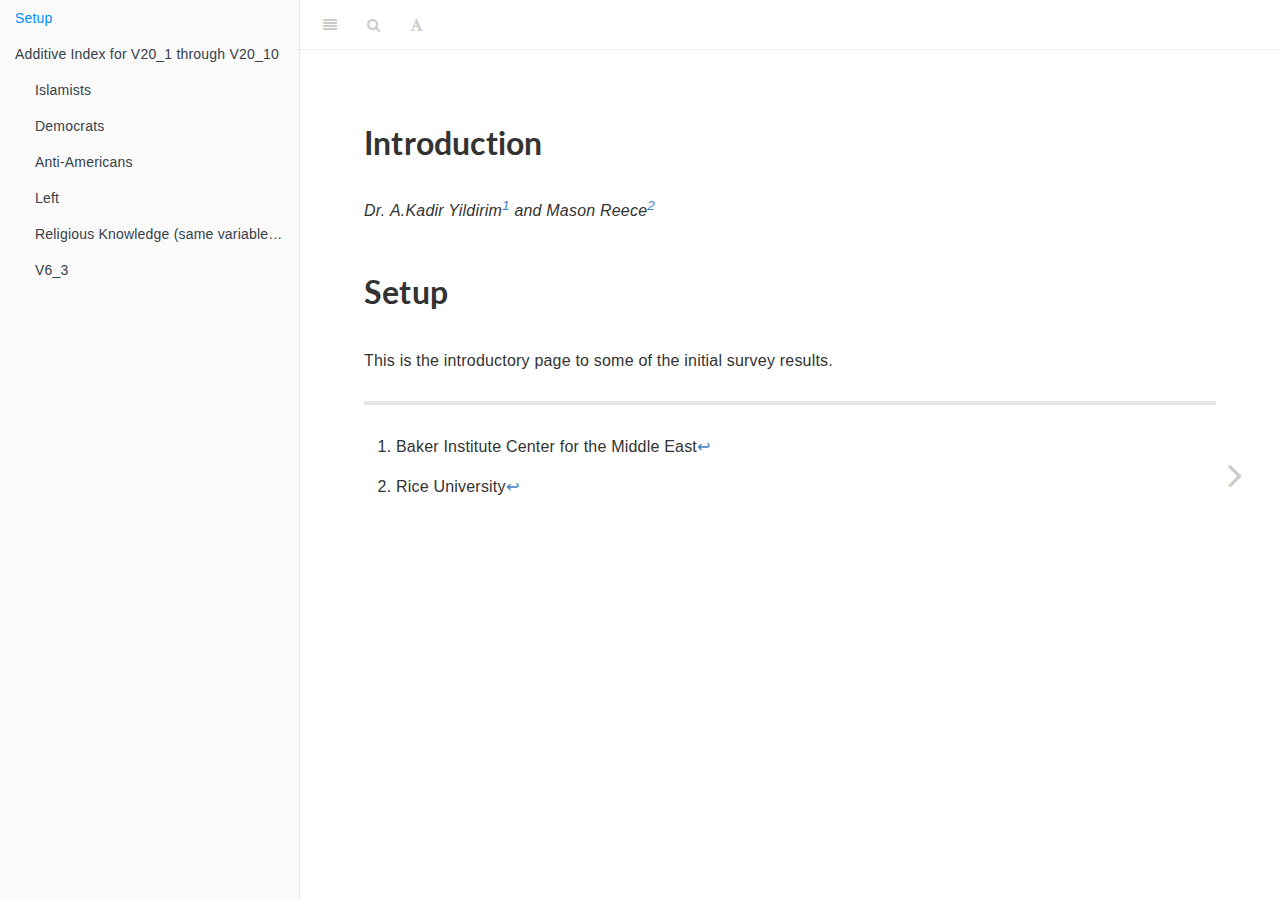
<file: docs/index.html>
<!DOCTYPE html>
<html lang="" xml:lang="">
<head>

  <meta charset="utf-8" />
  <meta http-equiv="X-UA-Compatible" content="IE=edge" />
  <title>Introduction</title>
  <meta name="description" content="Introduction" />
  <meta name="generator" content="bookdown 0.21 and GitBook 2.6.7" />

  <meta property="og:title" content="Introduction" />
  <meta property="og:type" content="book" />
  
  
  
  

  <meta name="twitter:card" content="summary" />
  <meta name="twitter:title" content="Introduction" />
  
  
  

<meta name="author" content="Dr. A.Kadir Yildirim and Mason Reece" />



  <meta name="viewport" content="width=device-width, initial-scale=1" />
  <meta name="apple-mobile-web-app-capable" content="yes" />
  <meta name="apple-mobile-web-app-status-bar-style" content="black" />
  
  

<link rel="next" href="additive-index-for-v20-1-through-v20-10.html"/>
<script src="libs/header-attrs-2.6/header-attrs.js"></script>
<script src="libs/jquery-2.2.3/jquery.min.js"></script>
<link href="libs/gitbook-2.6.7/css/style.css" rel="stylesheet" />
<link href="libs/gitbook-2.6.7/css/plugin-table.css" rel="stylesheet" />
<link href="libs/gitbook-2.6.7/css/plugin-bookdown.css" rel="stylesheet" />
<link href="libs/gitbook-2.6.7/css/plugin-highlight.css" rel="stylesheet" />
<link href="libs/gitbook-2.6.7/css/plugin-search.css" rel="stylesheet" />
<link href="libs/gitbook-2.6.7/css/plugin-fontsettings.css" rel="stylesheet" />
<link href="libs/gitbook-2.6.7/css/plugin-clipboard.css" rel="stylesheet" />












<link rel="stylesheet" href="style.css" type="text/css" />
</head>

<body>



  <div class="book without-animation with-summary font-size-2 font-family-1" data-basepath=".">

    <div class="book-summary">
      <nav role="navigation">

<ul class="summary">
<li class="chapter" data-level="" data-path="index.html"><a href="index.html"><i class="fa fa-check"></i>Setup</a></li>
<li class="chapter" data-level="" data-path="additive-index-for-v20-1-through-v20-10.html"><a href="additive-index-for-v20-1-through-v20-10.html"><i class="fa fa-check"></i>Additive Index for V20_1 through V20_10</a>
<ul>
<li class="chapter" data-level="" data-path="additive-index-for-v20-1-through-v20-10.html"><a href="additive-index-for-v20-1-through-v20-10.html#islamists"><i class="fa fa-check"></i>Islamists</a>
<ul>
<li class="chapter" data-level="" data-path="additive-index-for-v20-1-through-v20-10.html"><a href="additive-index-for-v20-1-through-v20-10.html#islamists-from-v19"><i class="fa fa-check"></i>Islamists from V19</a></li>
<li class="chapter" data-level="" data-path="additive-index-for-v20-1-through-v20-10.html"><a href="additive-index-for-v20-1-through-v20-10.html#islamists-from-v25"><i class="fa fa-check"></i>Islamists from V25</a></li>
<li class="chapter" data-level="" data-path="additive-index-for-v20-1-through-v20-10.html"><a href="additive-index-for-v20-1-through-v20-10.html#islamists-from-v27"><i class="fa fa-check"></i>Islamists from V27</a></li>
</ul></li>
<li class="chapter" data-level="" data-path="additive-index-for-v20-1-through-v20-10.html"><a href="additive-index-for-v20-1-through-v20-10.html#democrats"><i class="fa fa-check"></i>Democrats</a></li>
<li class="chapter" data-level="" data-path="additive-index-for-v20-1-through-v20-10.html"><a href="additive-index-for-v20-1-through-v20-10.html#anti-americans"><i class="fa fa-check"></i>Anti-Americans</a></li>
<li class="chapter" data-level="" data-path="additive-index-for-v20-1-through-v20-10.html"><a href="additive-index-for-v20-1-through-v20-10.html#left"><i class="fa fa-check"></i>Left</a></li>
<li class="chapter" data-level="" data-path="additive-index-for-v20-1-through-v20-10.html"><a href="additive-index-for-v20-1-through-v20-10.html#religious-knowledge-same-variable-as-relknow"><i class="fa fa-check"></i>Religious Knowledge (same variable as relknow)</a></li>
<li class="chapter" data-level="" data-path="additive-index-for-v20-1-through-v20-10.html"><a href="additive-index-for-v20-1-through-v20-10.html#v6_3"><i class="fa fa-check"></i>V6_3</a></li>
</ul></li>
</ul>

      </nav>
    </div>

    <div class="book-body">
      <div class="body-inner">
        <div class="book-header" role="navigation">
          <h1>
            <i class="fa fa-circle-o-notch fa-spin"></i><a href="./">Introduction</a>
          </h1>
        </div>

        <div class="page-wrapper" tabindex="-1" role="main">
          <div class="page-inner">

            <section class="normal" id="section-">
<div id="header">
<h1 class="title">Introduction</h1>
<p class="author"><em>Dr. A.Kadir Yildirim<a href="#fn1" class="footnote-ref" id="fnref1"><sup>1</sup></a> and Mason Reece<a href="#fn2" class="footnote-ref" id="fnref2"><sup>2</sup></a></em></p>
</div>
<div id="setup" class="section level1">
<h1>Setup</h1>
<p>This is the introductory page to some of the initial survey results.</p>

</div>
<div class="footnotes">
<hr />
<ol start="1">
<li id="fn1"><p>Baker Institute Center for the Middle East<a href="#fnref1" class="footnote-back">↩︎</a></p></li>
<li id="fn2"><p>Rice University<a href="#fnref2" class="footnote-back">↩︎</a></p></li>
</ol>
</div>
            </section>

          </div>
        </div>
      </div>

<a href="additive-index-for-v20-1-through-v20-10.html" class="navigation navigation-next navigation-unique" aria-label="Next page"><i class="fa fa-angle-right"></i></a>
    </div>
  </div>
<script src="libs/gitbook-2.6.7/js/app.min.js"></script>
<script src="libs/gitbook-2.6.7/js/lunr.js"></script>
<script src="libs/gitbook-2.6.7/js/clipboard.min.js"></script>
<script src="libs/gitbook-2.6.7/js/plugin-search.js"></script>
<script src="libs/gitbook-2.6.7/js/plugin-sharing.js"></script>
<script src="libs/gitbook-2.6.7/js/plugin-fontsettings.js"></script>
<script src="libs/gitbook-2.6.7/js/plugin-bookdown.js"></script>
<script src="libs/gitbook-2.6.7/js/jquery.highlight.js"></script>
<script src="libs/gitbook-2.6.7/js/plugin-clipboard.js"></script>
<script>
gitbook.require(["gitbook"], function(gitbook) {
gitbook.start({
"sharing": {
"github": false,
"facebook": false,
"twitter": false,
"linkedin": false,
"weibo": false,
"instapaper": false,
"vk": false,
"all": null
},
"fontsettings": {
"theme": "white",
"family": "sans",
"size": 2
},
"edit": {
"link": null,
"text": null
},
"history": {
"link": null,
"text": null
},
"view": {
"link": null,
"text": null
},
"download": null,
"toc": {
"collapse": "subsection"
},
"info": false
});
});
</script>

</body>

</html>
</file>
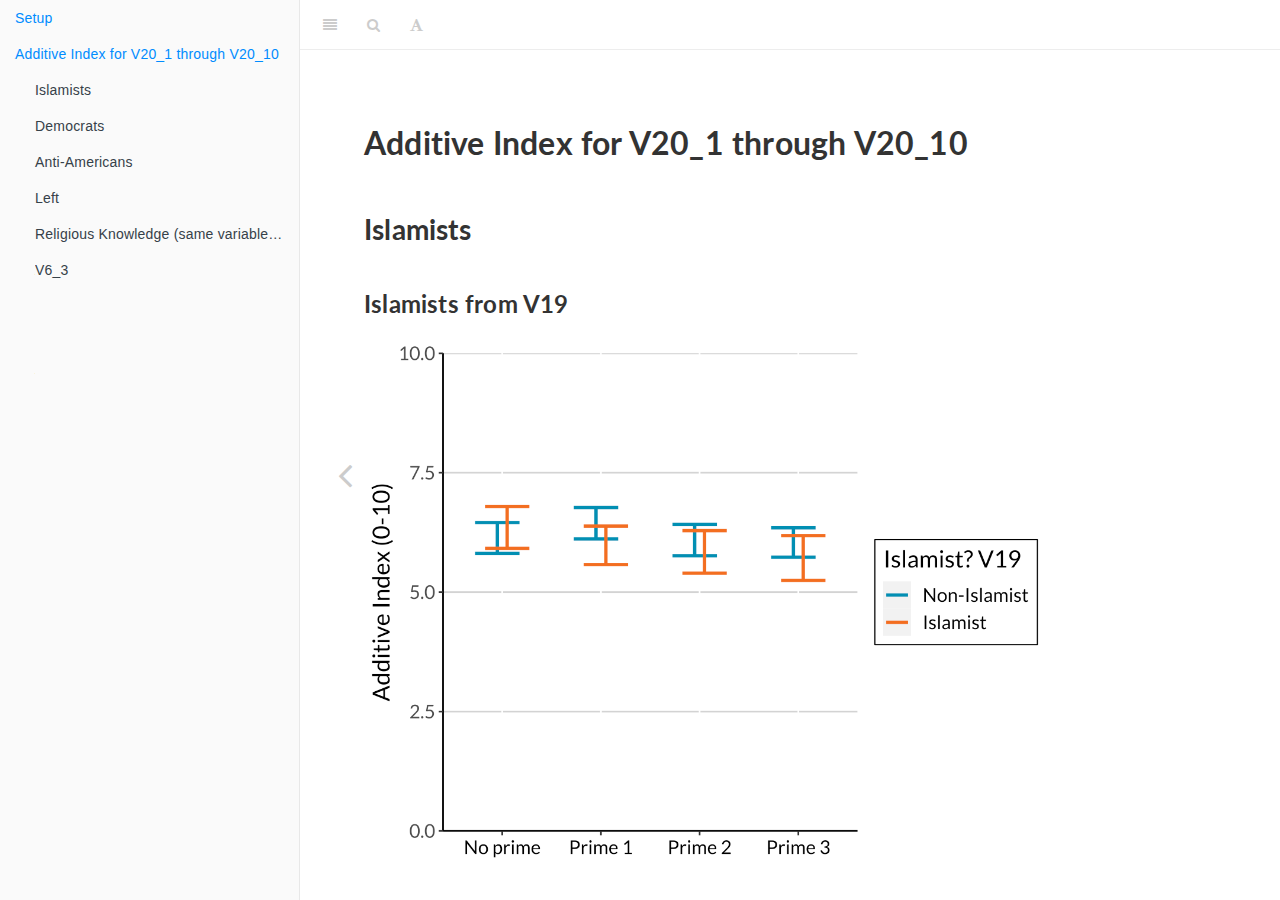
<file: docs/additive-index-for-v20-1-through-v20-10.html>
<!DOCTYPE html>
<html lang="" xml:lang="">
<head>

  <meta charset="utf-8" />
  <meta http-equiv="X-UA-Compatible" content="IE=edge" />
  <title>Additive Index for V20_1 through V20_10 | Introduction</title>
  <meta name="description" content="Additive Index for V20_1 through V20_10 | Introduction" />
  <meta name="generator" content="bookdown 0.21 and GitBook 2.6.7" />

  <meta property="og:title" content="Additive Index for V20_1 through V20_10 | Introduction" />
  <meta property="og:type" content="book" />
  
  
  
  

  <meta name="twitter:card" content="summary" />
  <meta name="twitter:title" content="Additive Index for V20_1 through V20_10 | Introduction" />
  
  
  

<meta name="author" content="Dr. A.Kadir Yildirim and Mason Reece" />



  <meta name="viewport" content="width=device-width, initial-scale=1" />
  <meta name="apple-mobile-web-app-capable" content="yes" />
  <meta name="apple-mobile-web-app-status-bar-style" content="black" />
  
  
<link rel="prev" href="index.html"/>

<script src="libs/header-attrs-2.6/header-attrs.js"></script>
<script src="libs/jquery-2.2.3/jquery.min.js"></script>
<link href="libs/gitbook-2.6.7/css/style.css" rel="stylesheet" />
<link href="libs/gitbook-2.6.7/css/plugin-table.css" rel="stylesheet" />
<link href="libs/gitbook-2.6.7/css/plugin-bookdown.css" rel="stylesheet" />
<link href="libs/gitbook-2.6.7/css/plugin-highlight.css" rel="stylesheet" />
<link href="libs/gitbook-2.6.7/css/plugin-search.css" rel="stylesheet" />
<link href="libs/gitbook-2.6.7/css/plugin-fontsettings.css" rel="stylesheet" />
<link href="libs/gitbook-2.6.7/css/plugin-clipboard.css" rel="stylesheet" />












<link rel="stylesheet" href="style.css" type="text/css" />
</head>

<body>



  <div class="book without-animation with-summary font-size-2 font-family-1" data-basepath=".">

    <div class="book-summary">
      <nav role="navigation">

<ul class="summary">
<li class="chapter" data-level="" data-path="index.html"><a href="index.html"><i class="fa fa-check"></i>Setup</a></li>
<li class="chapter" data-level="" data-path="additive-index-for-v20-1-through-v20-10.html"><a href="additive-index-for-v20-1-through-v20-10.html"><i class="fa fa-check"></i>Additive Index for V20_1 through V20_10</a>
<ul>
<li class="chapter" data-level="" data-path="additive-index-for-v20-1-through-v20-10.html"><a href="additive-index-for-v20-1-through-v20-10.html#islamists"><i class="fa fa-check"></i>Islamists</a>
<ul>
<li class="chapter" data-level="" data-path="additive-index-for-v20-1-through-v20-10.html"><a href="additive-index-for-v20-1-through-v20-10.html#islamists-from-v19"><i class="fa fa-check"></i>Islamists from V19</a></li>
<li class="chapter" data-level="" data-path="additive-index-for-v20-1-through-v20-10.html"><a href="additive-index-for-v20-1-through-v20-10.html#islamists-from-v25"><i class="fa fa-check"></i>Islamists from V25</a></li>
<li class="chapter" data-level="" data-path="additive-index-for-v20-1-through-v20-10.html"><a href="additive-index-for-v20-1-through-v20-10.html#islamists-from-v27"><i class="fa fa-check"></i>Islamists from V27</a></li>
</ul></li>
<li class="chapter" data-level="" data-path="additive-index-for-v20-1-through-v20-10.html"><a href="additive-index-for-v20-1-through-v20-10.html#democrats"><i class="fa fa-check"></i>Democrats</a></li>
<li class="chapter" data-level="" data-path="additive-index-for-v20-1-through-v20-10.html"><a href="additive-index-for-v20-1-through-v20-10.html#anti-americans"><i class="fa fa-check"></i>Anti-Americans</a></li>
<li class="chapter" data-level="" data-path="additive-index-for-v20-1-through-v20-10.html"><a href="additive-index-for-v20-1-through-v20-10.html#left"><i class="fa fa-check"></i>Left</a></li>
<li class="chapter" data-level="" data-path="additive-index-for-v20-1-through-v20-10.html"><a href="additive-index-for-v20-1-through-v20-10.html#religious-knowledge-same-variable-as-relknow"><i class="fa fa-check"></i>Religious Knowledge (same variable as relknow)</a></li>
<li class="chapter" data-level="" data-path="additive-index-for-v20-1-through-v20-10.html"><a href="additive-index-for-v20-1-through-v20-10.html#v6_3"><i class="fa fa-check"></i>V6_3</a></li>
</ul></li>
</ul>

      </nav>
    </div>

    <div class="book-body">
      <div class="body-inner">
        <div class="book-header" role="navigation">
          <h1>
            <i class="fa fa-circle-o-notch fa-spin"></i><a href="./">Introduction</a>
          </h1>
        </div>

        <div class="page-wrapper" tabindex="-1" role="main">
          <div class="page-inner">

            <section class="normal" id="section-">
<div id="additive-index-for-v20_1-through-v20_10" class="section level1">
<h1>Additive Index for V20_1 through V20_10</h1>
<div id="islamists" class="section level2">
<h2>Islamists</h2>
<div id="islamists-from-v19" class="section level3">
<h3>Islamists from V19</h3>
<p><img src="Tunisia-Erdogan-Study_files/figure-html/unnamed-chunk-1-1.png" width="80%" /></p>
</div>
<div id="islamists-from-v25" class="section level3">
<h3>Islamists from V25</h3>
<p><img src="Tunisia-Erdogan-Study_files/figure-html/unnamed-chunk-2-1.png" width="80%" /></p>
</div>
<div id="islamists-from-v27" class="section level3">
<h3>Islamists from V27</h3>
<p><img src="Tunisia-Erdogan-Study_files/figure-html/unnamed-chunk-3-1.png" width="80%" /></p>
</div>
</div>
<div id="democrats" class="section level2">
<h2>Democrats</h2>
<p><img src="Tunisia-Erdogan-Study_files/figure-html/unnamed-chunk-4-1.png" width="80%" /></p>
</div>
<div id="anti-americans" class="section level2">
<h2>Anti-Americans</h2>
<p><img src="Tunisia-Erdogan-Study_files/figure-html/unnamed-chunk-5-1.png" width="80%" /></p>
</div>
<div id="left" class="section level2">
<h2>Left</h2>
<p><img src="Tunisia-Erdogan-Study_files/figure-html/unnamed-chunk-6-1.png" width="80%" /></p>
</div>
<div id="religious-knowledge-same-variable-as-relknow" class="section level2">
<h2>Religious Knowledge (same variable as relknow)</h2>
<p><img src="Tunisia-Erdogan-Study_files/figure-html/unnamed-chunk-7-1.png" width="80%" /></p>
</div>
<div id="v6_3" class="section level2">
<h2>V6_3</h2>
<p><img src="Tunisia-Erdogan-Study_files/figure-html/unnamed-chunk-8-1.png" width="80%" /></p>

</div>
</div>







            </section>

          </div>
        </div>
      </div>
<a href="index.html" class="navigation navigation-prev navigation-unique" aria-label="Previous page"><i class="fa fa-angle-left"></i></a>

    </div>
  </div>
<script src="libs/gitbook-2.6.7/js/app.min.js"></script>
<script src="libs/gitbook-2.6.7/js/lunr.js"></script>
<script src="libs/gitbook-2.6.7/js/clipboard.min.js"></script>
<script src="libs/gitbook-2.6.7/js/plugin-search.js"></script>
<script src="libs/gitbook-2.6.7/js/plugin-sharing.js"></script>
<script src="libs/gitbook-2.6.7/js/plugin-fontsettings.js"></script>
<script src="libs/gitbook-2.6.7/js/plugin-bookdown.js"></script>
<script src="libs/gitbook-2.6.7/js/jquery.highlight.js"></script>
<script src="libs/gitbook-2.6.7/js/plugin-clipboard.js"></script>
<script>
gitbook.require(["gitbook"], function(gitbook) {
gitbook.start({
"sharing": {
"github": false,
"facebook": false,
"twitter": false,
"linkedin": false,
"weibo": false,
"instapaper": false,
"vk": false,
"all": null
},
"fontsettings": {
"theme": "white",
"family": "sans",
"size": 2
},
"edit": {
"link": null,
"text": null
},
"history": {
"link": null,
"text": null
},
"view": {
"link": null,
"text": null
},
"download": null,
"toc": {
"collapse": "subsection"
},
"info": false
});
});
</script>

</body>

</html>
</file>
<file: docs/libs/gitbook-2.6.7/css/plugin-table.css>
.book .book-body .page-wrapper .page-inner section.normal table{display:table;width:100%;border-collapse:collapse;border-spacing:0;overflow:auto}.book .book-body .page-wrapper .page-inner section.normal table td,.book .book-body .page-wrapper .page-inner section.normal table th{padding:6px 13px;border:1px solid #ddd}.book .book-body .page-wrapper .page-inner section.normal table tr{background-color:#fff;border-top:1px solid #ccc}.book .book-body .page-wrapper .page-inner section.normal table tr:nth-child(2n){background-color:#f8f8f8}.book .book-body .page-wrapper .page-inner section.normal table th{font-weight:700}
</file>
<file: docs/libs/gitbook-2.6.7/css/plugin-bookdown.css>
.book .book-header h1 {
  padding-left: 20px;
  padding-right: 20px;
}
.book .book-header.fixed {
  position: fixed;
  right: 0;
  top: 0;
  left: 0;
  border-bottom: 1px solid rgba(0,0,0,.07);
}
span.search-highlight {
  background-color: #ffff88;
}
@media (min-width: 600px) {
  .book.with-summary .book-header.fixed {
    left: 300px;
  }
}
@media (max-width: 1240px) {
  .book .book-body.fixed {
    top: 50px;
  }
  .book .book-body.fixed .body-inner {
    top: auto;
  }
}
@media (max-width: 600px) {
  .book.with-summary .book-header.fixed {
    left: calc(100% - 60px);
    min-width: 300px;
  }
  .book.with-summary .book-body {
    transform: none;
    left: calc(100% - 60px);
    min-width: 300px;
  }
  .book .book-body.fixed {
    top: 0;
  }
}

.book .book-body.fixed .body-inner {
  top: 50px;
}
.book .book-body .page-wrapper .page-inner section.normal sub, .book .book-body .page-wrapper .page-inner section.normal sup {
  font-size: 85%;
}

@media print {
  .book .book-summary, .book .book-body .book-header, .fa {
    display: none !important;
  }
  .book .book-body.fixed {
    left: 0px;
  }
  .book .book-body,.book .book-body .body-inner, .book.with-summary {
    overflow: visible !important;
  }
}
.kable_wrapper {
  border-spacing: 20px 0;
  border-collapse: separate;
  border: none;
  margin: auto;
}
.kable_wrapper > tbody > tr > td {
  vertical-align: top;
}
.book .book-body .page-wrapper .page-inner section.normal table tr.header {
  border-top-width: 2px;
}
.book .book-body .page-wrapper .page-inner section.normal table tr:last-child td {
  border-bottom-width: 2px;
}
.book .book-body .page-wrapper .page-inner section.normal table td, .book .book-body .page-wrapper .page-inner section.normal table th {
  border-left: none;
  border-right: none;
}
.book .book-body .page-wrapper .page-inner section.normal table.kable_wrapper > tbody > tr, .book .book-body .page-wrapper .page-inner section.normal table.kable_wrapper > tbody > tr > td {
  border-top: none;
}
.book .book-body .page-wrapper .page-inner section.normal table.kable_wrapper > tbody > tr:last-child > td {
    border-bottom: none;
}

div.theorem, div.lemma, div.corollary, div.proposition, div.conjecture {
  font-style: italic;
}
span.theorem, span.lemma, span.corollary, span.proposition, span.conjecture {
  font-style: normal;
}
div.proof>*:last-child:after {
  content: "\25a2";
  float: right;
}
.header-section-number {
  padding-right: .5em;
}
</file>
<file: docs/libs/gitbook-2.6.7/css/plugin-highlight.css>
.book .book-body .page-wrapper .page-inner section.normal pre,
.book .book-body .page-wrapper .page-inner section.normal code {
  /* http://jmblog.github.com/color-themes-for-google-code-highlightjs */
  /* Tomorrow Comment */
  /* Tomorrow Red */
  /* Tomorrow Orange */
  /* Tomorrow Yellow */
  /* Tomorrow Green */
  /* Tomorrow Aqua */
  /* Tomorrow Blue */
  /* Tomorrow Purple */
}
.book .book-body .page-wrapper .page-inner section.normal pre .hljs-comment,
.book .book-body .page-wrapper .page-inner section.normal code .hljs-comment,
.book .book-body .page-wrapper .page-inner section.normal pre .hljs-title,
.book .book-body .page-wrapper .page-inner section.normal code .hljs-title {
  color: #8e908c;
}
.book .book-body .page-wrapper .page-inner section.normal pre .hljs-variable,
.book .book-body .page-wrapper .page-inner section.normal code .hljs-variable,
.book .book-body .page-wrapper .page-inner section.normal pre .hljs-attribute,
.book .book-body .page-wrapper .page-inner section.normal code .hljs-attribute,
.book .book-body .page-wrapper .page-inner section.normal pre .hljs-tag,
.book .book-body .page-wrapper .page-inner section.normal code .hljs-tag,
.book .book-body .page-wrapper .page-inner section.normal pre .hljs-regexp,
.book .book-body .page-wrapper .page-inner section.normal code .hljs-regexp,
.book .book-body .page-wrapper .page-inner section.normal pre .ruby .hljs-constant,
.book .book-body .page-wrapper .page-inner section.normal code .ruby .hljs-constant,
.book .book-body .page-wrapper .page-inner section.normal pre .xml .hljs-tag .hljs-title,
.book .book-body .page-wrapper .page-inner section.normal code .xml .hljs-tag .hljs-title,
.book .book-body .page-wrapper .page-inner section.normal pre .xml .hljs-pi,
.book .book-body .page-wrapper .page-inner section.normal code .xml .hljs-pi,
.book .book-body .page-wrapper .page-inner section.normal pre .xml .hljs-doctype,
.book .book-body .page-wrapper .page-inner section.normal code .xml .hljs-doctype,
.book .book-body .page-wrapper .page-inner section.normal pre .html .hljs-doctype,
.book .book-body .page-wrapper .page-inner section.normal code .html .hljs-doctype,
.book .book-body .page-wrapper .page-inner section.normal pre .css .hljs-id,
.book .book-body .page-wrapper .page-inner section.normal code .css .hljs-id,
.book .book-body .page-wrapper .page-inner section.normal pre .css .hljs-class,
.book .book-body .page-wrapper .page-inner section.normal code .css .hljs-class,
.book .book-body .page-wrapper .page-inner section.normal pre .css .hljs-pseudo,
.book .book-body .page-wrapper .page-inner section.normal code .css .hljs-pseudo {
  color: #c82829;
}
.book .book-body .page-wrapper .page-inner section.normal pre .hljs-number,
.book .book-body .page-wrapper .page-inner section.normal code .hljs-number,
.book .book-body .page-wrapper .page-inner section.normal pre .hljs-preprocessor,
.book .book-body .page-wrapper .page-inner section.normal code .hljs-preprocessor,
.book .book-body .page-wrapper .page-inner section.normal pre .hljs-pragma,
.book .book-body .page-wrapper .page-inner section.normal code .hljs-pragma,
.book .book-body .page-wrapper .page-inner section.normal pre .hljs-built_in,
.book .book-body .page-wrapper .page-inner section.normal code .hljs-built_in,
.book .book-body .page-wrapper .page-inner section.normal pre .hljs-literal,
.book .book-body .page-wrapper .page-inner section.normal code .hljs-literal,
.book .book-body .page-wrapper .page-inner section.normal pre .hljs-params,
.book .book-body .page-wrapper .page-inner section.normal code .hljs-params,
.book .book-body .page-wrapper .page-inner section.normal pre .hljs-constant,
.book .book-body .page-wrapper .page-inner section.normal code .hljs-constant {
  color: #f5871f;
}
.book .book-body .page-wrapper .page-inner section.normal pre .ruby .hljs-class .hljs-title,
.book .book-body .page-wrapper .page-inner section.normal code .ruby .hljs-class .hljs-title,
.book .book-body .page-wrapper .page-inner section.normal pre .css .hljs-rules .hljs-attribute,
.book .book-body .page-wrapper .page-inner section.normal code .css .hljs-rules .hljs-attribute {
  color: #eab700;
}
.book .book-body .page-wrapper .page-inner section.normal pre .hljs-string,
.book .book-body .page-wrapper .page-inner section.normal code .hljs-string,
.book .book-body .page-wrapper .page-inner section.normal pre .hljs-value,
.book .book-body .page-wrapper .page-inner section.normal code .hljs-value,
.book .book-body .page-wrapper .page-inner section.normal pre .hljs-inheritance,
.book .book-body .page-wrapper .page-inner section.normal code .hljs-inheritance,
.book .book-body .page-wrapper .page-inner section.normal pre .hljs-header,
.book .book-body .page-wrapper .page-inner section.normal code .hljs-header,
.book .book-body .page-wrapper .page-inner section.normal pre .ruby .hljs-symbol,
.book .book-body .page-wrapper .page-inner section.normal code .ruby .hljs-symbol,
.book .book-body .page-wrapper .page-inner section.normal pre .xml .hljs-cdata,
.book .book-body .page-wrapper .page-inner section.normal code .xml .hljs-cdata {
  color: #718c00;
}
.book .book-body .page-wrapper .page-inner section.normal pre .css .hljs-hexcolor,
.book .book-body .page-wrapper .page-inner section.normal code .css .hljs-hexcolor {
  color: #3e999f;
}
.book .book-body .page-wrapper .page-inner section.normal pre .hljs-function,
.book .book-body .page-wrapper .page-inner section.normal code .hljs-function,
.book .book-body .page-wrapper .page-inner section.normal pre .python .hljs-decorator,
.book .book-body .page-wrapper .page-inner section.normal code .python .hljs-decorator,
.book .book-body .page-wrapper .page-inner section.normal pre .python .hljs-title,
.book .book-body .page-wrapper .page-inner section.normal code .python .hljs-title,
.book .book-body .page-wrapper .page-inner section.normal pre .ruby .hljs-function .hljs-title,
.book .book-body .page-wrapper .page-inner section.normal code .ruby .hljs-function .hljs-title,
.book .book-body .page-wrapper .page-inner section.normal pre .ruby .hljs-title .hljs-keyword,
.book .book-body .page-wrapper .page-inner section.normal code .ruby .hljs-title .hljs-keyword,
.book .book-body .page-wrapper .page-inner section.normal pre .perl .hljs-sub,
.book .book-body .page-wrapper .page-inner section.normal code .perl .hljs-sub,
.book .book-body .page-wrapper .page-inner section.normal pre .javascript .hljs-title,
.book .book-body .page-wrapper .page-inner section.normal code .javascript .hljs-title,
.book .book-body .page-wrapper .page-inner section.normal pre .coffeescript .hljs-title,
.book .book-body .page-wrapper .page-inner section.normal code .coffeescript .hljs-title {
  color: #4271ae;
}
.book .book-body .page-wrapper .page-inner section.normal pre .hljs-keyword,
.book .book-body .page-wrapper .page-inner section.normal code .hljs-keyword,
.book .book-body .page-wrapper .page-inner section.normal pre .javascript .hljs-function,
.book .book-body .page-wrapper .page-inner section.normal code .javascript .hljs-function {
  color: #8959a8;
}
.book .book-body .page-wrapper .page-inner section.normal pre .hljs,
.book .book-body .page-wrapper .page-inner section.normal code .hljs {
  display: block;
  background: white;
  color: #4d4d4c;
  padding: 0.5em;
}
.book .book-body .page-wrapper .page-inner section.normal pre .coffeescript .javascript,
.book .book-body .page-wrapper .page-inner section.normal code .coffeescript .javascript,
.book .book-body .page-wrapper .page-inner section.normal pre .javascript .xml,
.book .book-body .page-wrapper .page-inner section.normal code .javascript .xml,
.book .book-body .page-wrapper .page-inner section.normal pre .tex .hljs-formula,
.book .book-body .page-wrapper .page-inner section.normal code .tex .hljs-formula,
.book .book-body .page-wrapper .page-inner section.normal pre .xml .javascript,
.book .book-body .page-wrapper .page-inner section.normal code .xml .javascript,
.book .book-body .page-wrapper .page-inner section.normal pre .xml .vbscript,
.book .book-body .page-wrapper .page-inner section.normal code .xml .vbscript,
.book .book-body .page-wrapper .page-inner section.normal pre .xml .css,
.book .book-body .page-wrapper .page-inner section.normal code .xml .css,
.book .book-body .page-wrapper .page-inner section.normal pre .xml .hljs-cdata,
.book .book-body .page-wrapper .page-inner section.normal code .xml .hljs-cdata {
  opacity: 0.5;
}
.book.color-theme-1 .book-body .page-wrapper .page-inner section.normal pre,
.book.color-theme-1 .book-body .page-wrapper .page-inner section.normal code {
  /*

Orginal Style from ethanschoonover.com/solarized (c) Jeremy Hull <sourdrums@gmail.com>

*/
  /* Solarized Green */
  /* Solarized Cyan */
  /* Solarized Blue */
  /* Solarized Yellow */
  /* Solarized Orange */
  /* Solarized Red */
  /* Solarized Violet */
}
.book.color-theme-1 .book-body .page-wrapper .page-inner section.normal pre .hljs,
.book.color-theme-1 .book-body .page-wrapper .page-inner section.normal code .hljs {
  display: block;
  padding: 0.5em;
  background: #fdf6e3;
  color: #657b83;
}
.book.color-theme-1 .book-body .page-wrapper .page-inner section.normal pre .hljs-comment,
.book.color-theme-1 .book-body .page-wrapper .page-inner section.normal code .hljs-comment,
.book.color-theme-1 .book-body .page-wrapper .page-inner section.normal pre .hljs-template_comment,
.book.color-theme-1 .book-body .page-wrapper .page-inner section.normal code .hljs-template_comment,
.book.color-theme-1 .book-body .page-wrapper .page-inner section.normal pre .diff .hljs-header,
.book.color-theme-1 .book-body .page-wrapper .page-inner section.normal code .diff .hljs-header,
.book.color-theme-1 .book-body .page-wrapper .page-inner section.normal pre .hljs-doctype,
.book.color-theme-1 .book-body .page-wrapper .page-inner section.normal code .hljs-doctype,
.book.color-theme-1 .book-body .page-wrapper .page-inner section.normal pre .hljs-pi,
.book.color-theme-1 .book-body .page-wrapper .page-inner section.normal code .hljs-pi,
.book.color-theme-1 .book-body .page-wrapper .page-inner section.normal pre .lisp .hljs-string,
.book.color-theme-1 .book-body .page-wrapper .page-inner section.normal code .lisp .hljs-string,
.book.color-theme-1 .book-body .page-wrapper .page-inner section.normal pre .hljs-javadoc,
.book.color-theme-1 .book-body .page-wrapper .page-inner section.normal code .hljs-javadoc {
  color: #93a1a1;
}
.book.color-theme-1 .book-body .page-wrapper .page-inner section.normal pre .hljs-keyword,
.book.color-theme-1 .book-body .page-wrapper .page-inner section.normal code .hljs-keyword,
.book.color-theme-1 .book-body .page-wrapper .page-inner section.normal pre .hljs-winutils,
.book.color-theme-1 .book-body .page-wrapper .page-inner section.normal code .hljs-winutils,
.book.color-theme-1 .book-body .page-wrapper .page-inner section.normal pre .method,
.book.color-theme-1 .book-body .page-wrapper .page-inner section.normal code .method,
.book.color-theme-1 .book-body .page-wrapper .page-inner section.normal pre .hljs-addition,
.book.color-theme-1 .book-body .page-wrapper .page-inner section.normal code .hljs-addition,
.book.color-theme-1 .book-body .page-wrapper .page-inner section.normal pre .css .hljs-tag,
.book.color-theme-1 .book-body .page-wrapper .page-inner section.normal code .css .hljs-tag,
.book.color-theme-1 .book-body .page-wrapper .page-inner section.normal pre .hljs-request,
.book.color-theme-1 .book-body .page-wrapper .page-inner section.normal code .hljs-request,
.book.color-theme-1 .book-body .page-wrapper .page-inner section.normal pre .hljs-status,
.book.color-theme-1 .book-body .page-wrapper .page-inner section.normal code .hljs-status,
.book.color-theme-1 .book-body .page-wrapper .page-inner section.normal pre .nginx .hljs-title,
.book.color-theme-1 .book-body .page-wrapper .page-inner section.normal code .nginx .hljs-title {
  color: #859900;
}
.book.color-theme-1 .book-body .page-wrapper .page-inner section.normal pre .hljs-number,
.book.color-theme-1 .book-body .page-wrapper .page-inner section.normal code .hljs-number,
.book.color-theme-1 .book-body .page-wrapper .page-inner section.normal pre .hljs-command,
.book.color-theme-1 .book-body .page-wrapper .page-inner section.normal code .hljs-command,
.book.color-theme-1 .book-body .page-wrapper .page-inner section.normal pre .hljs-string,
.book.color-theme-1 .book-body .page-wrapper .page-inner section.normal code .hljs-string,
.book.color-theme-1 .book-body .page-wrapper .page-inner section.normal pre .hljs-tag .hljs-value,
.book.color-theme-1 .book-body .page-wrapper .page-inner section.normal code .hljs-tag .hljs-value,
.book.color-theme-1 .book-body .page-wrapper .page-inner section.normal pre .hljs-rules .hljs-value,
.book.color-theme-1 .book-body .page-wrapper .page-inner section.normal code .hljs-rules .hljs-value,
.book.color-theme-1 .book-body .page-wrapper .page-inner section.normal pre .hljs-phpdoc,
.book.color-theme-1 .book-body .page-wrapper .page-inner section.normal code .hljs-phpdoc,
.book.color-theme-1 .book-body .page-wrapper .page-inner section.normal pre .tex .hljs-formula,
.book.color-theme-1 .book-body .page-wrapper .page-inner section.normal code .tex .hljs-formula,
.book.color-theme-1 .book-body .page-wrapper .page-inner section.normal pre .hljs-regexp,
.book.color-theme-1 .book-body .page-wrapper .page-inner section.normal code .hljs-regexp,
.book.color-theme-1 .book-body .page-wrapper .page-inner section.normal pre .hljs-hexcolor,
.book.color-theme-1 .book-body .page-wrapper .page-inner section.normal code .hljs-hexcolor,
.book.color-theme-1 .book-body .page-wrapper .page-inner section.normal pre .hljs-link_url,
.book.color-theme-1 .book-body .page-wrapper .page-inner section.normal code .hljs-link_url {
  color: #2aa198;
}
.book.color-theme-1 .book-body .page-wrapper .page-inner section.normal pre .hljs-title,
.book.color-theme-1 .book-body .page-wrapper .page-inner section.normal code .hljs-title,
.book.color-theme-1 .book-body .page-wrapper .page-inner section.normal pre .hljs-localvars,
.book.color-theme-1 .book-body .page-wrapper .page-inner section.normal code .hljs-localvars,
.book.color-theme-1 .book-body .page-wrapper .page-inner section.normal pre .hljs-chunk,
.book.color-theme-1 .book-body .page-wrapper .page-inner section.normal code .hljs-chunk,
.book.color-theme-1 .book-body .page-wrapper .page-inner section.normal pre .hljs-decorator,
.book.color-theme-1 .book-body .page-wrapper .page-inner section.normal code .hljs-decorator,
.book.color-theme-1 .book-body .page-wrapper .page-inner section.normal pre .hljs-built_in,
.book.color-theme-1 .book-body .page-wrapper .page-inner section.normal code .hljs-built_in,
.book.color-theme-1 .book-body .page-wrapper .page-inner section.normal pre .hljs-identifier,
.book.color-theme-1 .book-body .page-wrapper .page-inner section.normal code .hljs-identifier,
.book.color-theme-1 .book-body .page-wrapper .page-inner section.normal pre .vhdl .hljs-literal,
.book.color-theme-1 .book-body .page-wrapper .page-inner section.normal code .vhdl .hljs-literal,
.book.color-theme-1 .book-body .page-wrapper .page-inner section.normal pre .hljs-id,
.book.color-theme-1 .book-body .page-wrapper .page-inner section.normal code .hljs-id,
.book.color-theme-1 .book-body .page-wrapper .page-inner section.normal pre .css .hljs-function,
.book.color-theme-1 .book-body .page-wrapper .page-inner section.normal code .css .hljs-function {
  color: #268bd2;
}
.book.color-theme-1 .book-body .page-wrapper .page-inner section.normal pre .hljs-attribute,
.book.color-theme-1 .book-body .page-wrapper .page-inner section.normal code .hljs-attribute,
.book.color-theme-1 .book-body .page-wrapper .page-inner section.normal pre .hljs-variable,
.book.color-theme-1 .book-body .page-wrapper .page-inner section.normal code .hljs-variable,
.book.color-theme-1 .book-body .page-wrapper .page-inner section.normal pre .lisp .hljs-body,
.book.color-theme-1 .book-body .page-wrapper .page-inner section.normal code .lisp .hljs-body,
.book.color-theme-1 .book-body .page-wrapper .page-inner section.normal pre .smalltalk .hljs-number,
.book.color-theme-1 .book-body .page-wrapper .page-inner section.normal code .smalltalk .hljs-number,
.book.color-theme-1 .book-body .page-wrapper .page-inner section.normal pre .hljs-constant,
.book.color-theme-1 .book-body .page-wrapper .page-inner section.normal code .hljs-constant,
.book.color-theme-1 .book-body .page-wrapper .page-inner section.normal pre .hljs-class .hljs-title,
.book.color-theme-1 .book-body .page-wrapper .page-inner section.normal code .hljs-class .hljs-title,
.book.color-theme-1 .book-body .page-wrapper .page-inner section.normal pre .hljs-parent,
.book.color-theme-1 .book-body .page-wrapper .page-inner section.normal code .hljs-parent,
.book.color-theme-1 .book-body .page-wrapper .page-inner section.normal pre .haskell .hljs-type,
.book.color-theme-1 .book-body .page-wrapper .page-inner section.normal code .haskell .hljs-type,
.book.color-theme-1 .book-body .page-wrapper .page-inner section.normal pre .hljs-link_reference,
.book.color-theme-1 .book-body .page-wrapper .page-inner section.normal code .hljs-link_reference {
  color: #b58900;
}
.book.color-theme-1 .book-body .page-wrapper .page-inner section.normal pre .hljs-preprocessor,
.book.color-theme-1 .book-body .page-wrapper .page-inner section.normal code .hljs-preprocessor,
.book.color-theme-1 .book-body .page-wrapper .page-inner section.normal pre .hljs-preprocessor .hljs-keyword,
.book.color-theme-1 .book-body .page-wrapper .page-inner section.normal code .hljs-preprocessor .hljs-keyword,
.book.color-theme-1 .book-body .page-wrapper .page-inner section.normal pre .hljs-pragma,
.book.color-theme-1 .book-body .page-wrapper .page-inner section.normal code .hljs-pragma,
.book.color-theme-1 .book-body .page-wrapper .page-inner section.normal pre .hljs-shebang,
.book.color-theme-1 .book-body .page-wrapper .page-inner section.normal code .hljs-shebang,
.book.color-theme-1 .book-body .page-wrapper .page-inner section.normal pre .hljs-symbol,
.book.color-theme-1 .book-body .page-wrapper .page-inner section.normal code .hljs-symbol,
.book.color-theme-1 .book-body .page-wrapper .page-inner section.normal pre .hljs-symbol .hljs-string,
.book.color-theme-1 .book-body .page-wrapper .page-inner section.normal code .hljs-symbol .hljs-string,
.book.color-theme-1 .book-body .page-wrapper .page-inner section.normal pre .diff .hljs-change,
.book.color-theme-1 .book-body .page-wrapper .page-inner section.normal code .diff .hljs-change,
.book.color-theme-1 .book-body .page-wrapper .page-inner section.normal pre .hljs-special,
.book.color-theme-1 .book-body .page-wrapper .page-inner section.normal code .hljs-special,
.book.color-theme-1 .book-body .page-wrapper .page-inner section.normal pre .hljs-attr_selector,
.book.color-theme-1 .book-body .page-wrapper .page-inner section.normal code .hljs-attr_selector,
.book.color-theme-1 .book-body .page-wrapper .page-inner section.normal pre .hljs-subst,
.book.color-theme-1 .book-body .page-wrapper .page-inner section.normal code .hljs-subst,
.book.color-theme-1 .book-body .page-wrapper .page-inner section.normal pre .hljs-cdata,
.book.color-theme-1 .book-body .page-wrapper .page-inner section.normal code .hljs-cdata,
.book.color-theme-1 .book-body .page-wrapper .page-inner section.normal pre .clojure .hljs-title,
.book.color-theme-1 .book-body .page-wrapper .page-inner section.normal code .clojure .hljs-title,
.book.color-theme-1 .book-body .page-wrapper .page-inner section.normal pre .css .hljs-pseudo,
.book.color-theme-1 .book-body .page-wrapper .page-inner section.normal code .css .hljs-pseudo,
.book.color-theme-1 .book-body .page-wrapper .page-inner section.normal pre .hljs-header,
.book.color-theme-1 .book-body .page-wrapper .page-inner section.normal code .hljs-header {
  color: #cb4b16;
}
.book.color-theme-1 .book-body .page-wrapper .page-inner section.normal pre .hljs-deletion,
.book.color-theme-1 .book-body .page-wrapper .page-inner section.normal code .hljs-deletion,
.book.color-theme-1 .book-body .page-wrapper .page-inner section.normal pre .hljs-important,
.book.color-theme-1 .book-body .page-wrapper .page-inner section.normal code .hljs-important {
  color: #dc322f;
}
.book.color-theme-1 .book-body .page-wrapper .page-inner section.normal pre .hljs-link_label,
.book.color-theme-1 .book-body .page-wrapper .page-inner section.normal code .hljs-link_label {
  color: #6c71c4;
}
.book.color-theme-1 .book-body .page-wrapper .page-inner section.normal pre .tex .hljs-formula,
.book.color-theme-1 .book-body .page-wrapper .page-inner section.normal code .tex .hljs-formula {
  background: #eee8d5;
}
.book.color-theme-2 .book-body .page-wrapper .page-inner section.normal pre,
.book.color-theme-2 .book-body .page-wrapper .page-inner section.normal code {
  /* Tomorrow Night Bright Theme */
  /* Original theme - https://github.com/chriskempson/tomorrow-theme */
  /* http://jmblog.github.com/color-themes-for-google-code-highlightjs */
  /* Tomorrow Comment */
  /* Tomorrow Red */
  /* Tomorrow Orange */
  /* Tomorrow Yellow */
  /* Tomorrow Green */
  /* Tomorrow Aqua */
  /* Tomorrow Blue */
  /* Tomorrow Purple */
}
.book.color-theme-2 .book-body .page-wrapper .page-inner section.normal pre .hljs-comment,
.book.color-theme-2 .book-body .page-wrapper .page-inner section.normal code .hljs-comment,
.book.color-theme-2 .book-body .page-wrapper .page-inner section.normal pre .hljs-title,
.book.color-theme-2 .book-body .page-wrapper .page-inner section.normal code .hljs-title {
  color: #969896;
}
.book.color-theme-2 .book-body .page-wrapper .page-inner section.normal pre .hljs-variable,
.book.color-theme-2 .book-body .page-wrapper .page-inner section.normal code .hljs-variable,
.book.color-theme-2 .book-body .page-wrapper .page-inner section.normal pre .hljs-attribute,
.book.color-theme-2 .book-body .page-wrapper .page-inner section.normal code .hljs-attribute,
.book.color-theme-2 .book-body .page-wrapper .page-inner section.normal pre .hljs-tag,
.book.color-theme-2 .book-body .page-wrapper .page-inner section.normal code .hljs-tag,
.book.color-theme-2 .book-body .page-wrapper .page-inner section.normal pre .hljs-regexp,
.book.color-theme-2 .book-body .page-wrapper .page-inner section.normal code .hljs-regexp,
.book.color-theme-2 .book-body .page-wrapper .page-inner section.normal pre .ruby .hljs-constant,
.book.color-theme-2 .book-body .page-wrapper .page-inner section.normal code .ruby .hljs-constant,
.book.color-theme-2 .book-body .page-wrapper .page-inner section.normal pre .xml .hljs-tag .hljs-title,
.book.color-theme-2 .book-body .page-wrapper .page-inner section.normal code .xml .hljs-tag .hljs-title,
.book.color-theme-2 .book-body .page-wrapper .page-inner section.normal pre .xml .hljs-pi,
.book.color-theme-2 .book-body .page-wrapper .page-inner section.normal code .xml .hljs-pi,
.book.color-theme-2 .book-body .page-wrapper .page-inner section.normal pre .xml .hljs-doctype,
.book.color-theme-2 .book-body .page-wrapper .page-inner section.normal code .xml .hljs-doctype,
.book.color-theme-2 .book-body .page-wrapper .page-inner section.normal pre .html .hljs-doctype,
.book.color-theme-2 .book-body .page-wrapper .page-inner section.normal code .html .hljs-doctype,
.book.color-theme-2 .book-body .page-wrapper .page-inner section.normal pre .css .hljs-id,
.book.color-theme-2 .book-body .page-wrapper .page-inner section.normal code .css .hljs-id,
.book.color-theme-2 .book-body .page-wrapper .page-inner section.normal pre .css .hljs-class,
.book.color-theme-2 .book-body .page-wrapper .page-inner section.normal code .css .hljs-class,
.book.color-theme-2 .book-body .page-wrapper .page-inner section.normal pre .css .hljs-pseudo,
.book.color-theme-2 .book-body .page-wrapper .page-inner section.normal code .css .hljs-pseudo {
  color: #d54e53;
}
.book.color-theme-2 .book-body .page-wrapper .page-inner section.normal pre .hljs-number,
.book.color-theme-2 .book-body .page-wrapper .page-inner section.normal code .hljs-number,
.book.color-theme-2 .book-body .page-wrapper .page-inner section.normal pre .hljs-preprocessor,
.book.color-theme-2 .book-body .page-wrapper .page-inner section.normal code .hljs-preprocessor,
.book.color-theme-2 .book-body .page-wrapper .page-inner section.normal pre .hljs-pragma,
.book.color-theme-2 .book-body .page-wrapper .page-inner section.normal code .hljs-pragma,
.book.color-theme-2 .book-body .page-wrapper .page-inner section.normal pre .hljs-built_in,
.book.color-theme-2 .book-body .page-wrapper .page-inner section.normal code .hljs-built_in,
.book.color-theme-2 .book-body .page-wrapper .page-inner section.normal pre .hljs-literal,
.book.color-theme-2 .book-body .page-wrapper .page-inner section.normal code .hljs-literal,
.book.color-theme-2 .book-body .page-wrapper .page-inner section.normal pre .hljs-params,
.book.color-theme-2 .book-body .page-wrapper .page-inner section.normal code .hljs-params,
.book.color-theme-2 .book-body .page-wrapper .page-inner section.normal pre .hljs-constant,
.book.color-theme-2 .book-body .page-wrapper .page-inner section.normal code .hljs-constant {
  color: #e78c45;
}
.book.color-theme-2 .book-body .page-wrapper .page-inner section.normal pre .ruby .hljs-class .hljs-title,
.book.color-theme-2 .book-body .page-wrapper .page-inner section.normal code .ruby .hljs-class .hljs-title,
.book.color-theme-2 .book-body .page-wrapper .page-inner section.normal pre .css .hljs-rules .hljs-attribute,
.book.color-theme-2 .book-body .page-wrapper .page-inner section.normal code .css .hljs-rules .hljs-attribute {
  color: #e7c547;
}
.book.color-theme-2 .book-body .page-wrapper .page-inner section.normal pre .hljs-string,
.book.color-theme-2 .book-body .page-wrapper .page-inner section.normal code .hljs-string,
.book.color-theme-2 .book-body .page-wrapper .page-inner section.normal pre .hljs-value,
.book.color-theme-2 .book-body .page-wrapper .page-inner section.normal code .hljs-value,
.book.color-theme-2 .book-body .page-wrapper .page-inner section.normal pre .hljs-inheritance,
.book.color-theme-2 .book-body .page-wrapper .page-inner section.normal code .hljs-inheritance,
.book.color-theme-2 .book-body .page-wrapper .page-inner section.normal pre .hljs-header,
.book.color-theme-2 .book-body .page-wrapper .page-inner section.normal code .hljs-header,
.book.color-theme-2 .book-body .page-wrapper .page-inner section.normal pre .ruby .hljs-symbol,
.book.color-theme-2 .book-body .page-wrapper .page-inner section.normal code .ruby .hljs-symbol,
.book.color-theme-2 .book-body .page-wrapper .page-inner section.normal pre .xml .hljs-cdata,
.book.color-theme-2 .book-body .page-wrapper .page-inner section.normal code .xml .hljs-cdata {
  color: #b9ca4a;
}
.book.color-theme-2 .book-body .page-wrapper .page-inner section.normal pre .css .hljs-hexcolor,
.book.color-theme-2 .book-body .page-wrapper .page-inner section.normal code .css .hljs-hexcolor {
  color: #70c0b1;
}
.book.color-theme-2 .book-body .page-wrapper .page-inner section.normal pre .hljs-function,
.book.color-theme-2 .book-body .page-wrapper .page-inner section.normal code .hljs-function,
.book.color-theme-2 .book-body .page-wrapper .page-inner section.normal pre .python .hljs-decorator,
.book.color-theme-2 .book-body .page-wrapper .page-inner section.normal code .python .hljs-decorator,
.book.color-theme-2 .book-body .page-wrapper .page-inner section.normal pre .python .hljs-title,
.book.color-theme-2 .book-body .page-wrapper .page-inner section.normal code .python .hljs-title,
.book.color-theme-2 .book-body .page-wrapper .page-inner section.normal pre .ruby .hljs-function .hljs-title,
.book.color-theme-2 .book-body .page-wrapper .page-inner section.normal code .ruby .hljs-function .hljs-title,
.book.color-theme-2 .book-body .page-wrapper .page-inner section.normal pre .ruby .hljs-title .hljs-keyword,
.book.color-theme-2 .book-body .page-wrapper .page-inner section.normal code .ruby .hljs-title .hljs-keyword,
.book.color-theme-2 .book-body .page-wrapper .page-inner section.normal pre .perl .hljs-sub,
.book.color-theme-2 .book-body .page-wrapper .page-inner section.normal code .perl .hljs-sub,
.book.color-theme-2 .book-body .page-wrapper .page-inner section.normal pre .javascript .hljs-title,
.book.color-theme-2 .book-body .page-wrapper .page-inner section.normal code .javascript .hljs-title,
.book.color-theme-2 .book-body .page-wrapper .page-inner section.normal pre .coffeescript .hljs-title,
.book.color-theme-2 .book-body .page-wrapper .page-inner section.normal code .coffeescript .hljs-title {
  color: #7aa6da;
}
.book.color-theme-2 .book-body .page-wrapper .page-inner section.normal pre .hljs-keyword,
.book.color-theme-2 .book-body .page-wrapper .page-inner section.normal code .hljs-keyword,
.book.color-theme-2 .book-body .page-wrapper .page-inner section.normal pre .javascript .hljs-function,
.book.color-theme-2 .book-body .page-wrapper .page-inner section.normal code .javascript .hljs-function {
  color: #c397d8;
}
.book.color-theme-2 .book-body .page-wrapper .page-inner section.normal pre .hljs,
.book.color-theme-2 .book-body .page-wrapper .page-inner section.normal code .hljs {
  display: block;
  background: black;
  color: #eaeaea;
  padding: 0.5em;
}
.book.color-theme-2 .book-body .page-wrapper .page-inner section.normal pre .coffeescript .javascript,
.book.color-theme-2 .book-body .page-wrapper .page-inner section.normal code .coffeescript .javascript,
.book.color-theme-2 .book-body .page-wrapper .page-inner section.normal pre .javascript .xml,
.book.color-theme-2 .book-body .page-wrapper .page-inner section.normal code .javascript .xml,
.book.color-theme-2 .book-body .page-wrapper .page-inner section.normal pre .tex .hljs-formula,
.book.color-theme-2 .book-body .page-wrapper .page-inner section.normal code .tex .hljs-formula,
.book.color-theme-2 .book-body .page-wrapper .page-inner section.normal pre .xml .javascript,
.book.color-theme-2 .book-body .page-wrapper .page-inner section.normal code .xml .javascript,
.book.color-theme-2 .book-body .page-wrapper .page-inner section.normal pre .xml .vbscript,
.book.color-theme-2 .book-body .page-wrapper .page-inner section.normal code .xml .vbscript,
.book.color-theme-2 .book-body .page-wrapper .page-inner section.normal pre .xml .css,
.book.color-theme-2 .book-body .page-wrapper .page-inner section.normal code .xml .css,
.book.color-theme-2 .book-body .page-wrapper .page-inner section.normal pre .xml .hljs-cdata,
.book.color-theme-2 .book-body .page-wrapper .page-inner section.normal code .xml .hljs-cdata {
  opacity: 0.5;
}
</file>
<file: docs/libs/gitbook-2.6.7/css/plugin-search.css>
.book .book-summary .book-search {
  padding: 6px;
  background: transparent;
  position: absolute;
  top: -50px;
  left: 0px;
  right: 0px;
  transition: top 0.5s ease;
}
.book .book-summary .book-search input,
.book .book-summary .book-search input:focus,
.book .book-summary .book-search input:hover {
  width: 100%;
  background: transparent;
  border: 1px solid #ccc;
  box-shadow: none;
  outline: none;
  line-height: 22px;
  padding: 7px 4px;
  color: inherit;
  box-sizing: border-box;
}
.book.with-search .book-summary .book-search {
  top: 0px;
}
.book.with-search .book-summary ul.summary {
  top: 50px;
}
.with-search .summary li[data-level] a[href*=".html#"] {
  display: none;
}
</file>
<file: docs/libs/gitbook-2.6.7/css/plugin-fontsettings.css>
/*
 * Theme 1
 */
.color-theme-1 .dropdown-menu {
  background-color: #111111;
  border-color: #7e888b;
}
.color-theme-1 .dropdown-menu .dropdown-caret .caret-inner {
  border-bottom: 9px solid #111111;
}
.color-theme-1 .dropdown-menu .buttons {
  border-color: #7e888b;
}
.color-theme-1 .dropdown-menu .button {
  color: #afa790;
}
.color-theme-1 .dropdown-menu .button:hover {
  color: #73553c;
}
/*
 * Theme 2
 */
.color-theme-2 .dropdown-menu {
  background-color: #2d3143;
  border-color: #272a3a;
}
.color-theme-2 .dropdown-menu .dropdown-caret .caret-inner {
  border-bottom: 9px solid #2d3143;
}
.color-theme-2 .dropdown-menu .buttons {
  border-color: #272a3a;
}
.color-theme-2 .dropdown-menu .button {
  color: #62677f;
}
.color-theme-2 .dropdown-menu .button:hover {
  color: #f4f4f5;
}
.book .book-header .font-settings .font-enlarge {
  line-height: 30px;
  font-size: 1.4em;
}
.book .book-header .font-settings .font-reduce {
  line-height: 30px;
  font-size: 1em;
}
.book.color-theme-1 .book-body {
  color: #704214;
  background: #f3eacb;
}
.book.color-theme-1 .book-body .page-wrapper .page-inner section {
  background: #f3eacb;
}
.book.color-theme-2 .book-body {
  color: #bdcadb;
  background: #1c1f2b;
}
.book.color-theme-2 .book-body .page-wrapper .page-inner section {
  background: #1c1f2b;
}
.book.font-size-0 .book-body .page-inner section {
  font-size: 1.2rem;
}
.book.font-size-1 .book-body .page-inner section {
  font-size: 1.4rem;
}
.book.font-size-2 .book-body .page-inner section {
  font-size: 1.6rem;
}
.book.font-size-3 .book-body .page-inner section {
  font-size: 2.2rem;
}
.book.font-size-4 .book-body .page-inner section {
  font-size: 4rem;
}
.book.font-family-0 {
  font-family: Georgia, serif;
}
.book.font-family-1 {
  font-family: "Helvetica Neue", Helvetica, Arial, sans-serif;
}
.book.color-theme-1 .book-body .page-wrapper .page-inner section.normal {
  color: #704214;
}
.book.color-theme-1 .book-body .page-wrapper .page-inner section.normal a {
  color: inherit;
}
.book.color-theme-1 .book-body .page-wrapper .page-inner section.normal h1,
.book.color-theme-1 .book-body .page-wrapper .page-inner section.normal h2,
.book.color-theme-1 .book-body .page-wrapper .page-inner section.normal h3,
.book.color-theme-1 .book-body .page-wrapper .page-inner section.normal h4,
.book.color-theme-1 .book-body .page-wrapper .page-inner section.normal h5,
.book.color-theme-1 .book-body .page-wrapper .page-inner section.normal h6 {
  color: inherit;
}
.book.color-theme-1 .book-body .page-wrapper .page-inner section.normal h1,
.book.color-theme-1 .book-body .page-wrapper .page-inner section.normal h2 {
  border-color: inherit;
}
.book.color-theme-1 .book-body .page-wrapper .page-inner section.normal h6 {
  color: inherit;
}
.book.color-theme-1 .book-body .page-wrapper .page-inner section.normal hr {
  background-color: inherit;
}
.book.color-theme-1 .book-body .page-wrapper .page-inner section.normal blockquote {
  border-color: #c4b29f;
  opacity: 0.9;
}
.book.color-theme-1 .book-body .page-wrapper .page-inner section.normal pre,
.book.color-theme-1 .book-body .page-wrapper .page-inner section.normal code {
  background: #fdf6e3;
  color: #657b83;
  border-color: #f8df9c;
}
.book.color-theme-1 .book-body .page-wrapper .page-inner section.normal .highlight {
  background-color: inherit;
}
.book.color-theme-1 .book-body .page-wrapper .page-inner section.normal table th,
.book.color-theme-1 .book-body .page-wrapper .page-inner section.normal table td {
  border-color: #f5d06c;
}
.book.color-theme-1 .book-body .page-wrapper .page-inner section.normal table tr {
  color: inherit;
  background-color: #fdf6e3;
  border-color: #444444;
}
.book.color-theme-1 .book-body .page-wrapper .page-inner section.normal table tr:nth-child(2n) {
  background-color: #fbeecb;
}
.book.color-theme-2 .book-body .page-wrapper .page-inner section.normal {
  color: #bdcadb;
}
.book.color-theme-2 .book-body .page-wrapper .page-inner section.normal a {
  color: #3eb1d0;
}
.book.color-theme-2 .book-body .page-wrapper .page-inner section.normal h1,
.book.color-theme-2 .book-body .page-wrapper .page-inner section.normal h2,
.book.color-theme-2 .book-body .page-wrapper .page-inner section.normal h3,
.book.color-theme-2 .book-body .page-wrapper .page-inner section.normal h4,
.book.color-theme-2 .book-body .page-wrapper .page-inner section.normal h5,
.book.color-theme-2 .book-body .page-wrapper .page-inner section.normal h6 {
  color: #fffffa;
}
.book.color-theme-2 .book-body .page-wrapper .page-inner section.normal h1,
.book.color-theme-2 .book-body .page-wrapper .page-inner section.normal h2 {
  border-color: #373b4e;
}
.book.color-theme-2 .book-body .page-wrapper .page-inner section.normal h6 {
  color: #373b4e;
}
.book.color-theme-2 .book-body .page-wrapper .page-inner section.normal hr {
  background-color: #373b4e;
}
.book.color-theme-2 .book-body .page-wrapper .page-inner section.normal blockquote {
  border-color: #373b4e;
}
.book.color-theme-2 .book-body .page-wrapper .page-inner section.normal pre,
.book.color-theme-2 .book-body .page-wrapper .page-inner section.normal code {
  color: #9dbed8;
  background: #2d3143;
  border-color: #2d3143;
}
.book.color-theme-2 .book-body .page-wrapper .page-inner section.normal .highlight {
  background-color: #282a39;
}
.book.color-theme-2 .book-body .page-wrapper .page-inner section.normal table th,
.book.color-theme-2 .book-body .page-wrapper .page-inner section.normal table td {
  border-color: #3b3f54;
}
.book.color-theme-2 .book-body .page-wrapper .page-inner section.normal table tr {
  color: #b6c2d2;
  background-color: #2d3143;
  border-color: #3b3f54;
}
.book.color-theme-2 .book-body .page-wrapper .page-inner section.normal table tr:nth-child(2n) {
  background-color: #35394b;
}
.book.color-theme-1 .book-header {
  color: #afa790;
  background: transparent;
}
.book.color-theme-1 .book-header .btn {
  color: #afa790;
}
.book.color-theme-1 .book-header .btn:hover {
  color: #73553c;
  background: none;
}
.book.color-theme-1 .book-header h1 {
  color: #704214;
}
.book.color-theme-2 .book-header {
  color: #7e888b;
  background: transparent;
}
.book.color-theme-2 .book-header .btn {
  color: #3b3f54;
}
.book.color-theme-2 .book-header .btn:hover {
  color: #fffff5;
  background: none;
}
.book.color-theme-2 .book-header h1 {
  color: #bdcadb;
}
.book.color-theme-1 .book-body .navigation {
  color: #afa790;
}
.book.color-theme-1 .book-body .navigation:hover {
  color: #73553c;
}
.book.color-theme-2 .book-body .navigation {
  color: #383f52;
}
.book.color-theme-2 .book-body .navigation:hover {
  color: #fffff5;
}
/*
 * Theme 1
 */
.book.color-theme-1 .book-summary {
  color: #afa790;
  background: #111111;
  border-right: 1px solid rgba(0, 0, 0, 0.07);
}
.book.color-theme-1 .book-summary .book-search {
  background: transparent;
}
.book.color-theme-1 .book-summary .book-search input,
.book.color-theme-1 .book-summary .book-search input:focus {
  border: 1px solid transparent;
}
.book.color-theme-1 .book-summary ul.summary li.divider {
  background: #7e888b;
  box-shadow: none;
}
.book.color-theme-1 .book-summary ul.summary li i.fa-check {
  color: #33cc33;
}
.book.color-theme-1 .book-summary ul.summary li.done > a {
  color: #877f6a;
}
.book.color-theme-1 .book-summary ul.summary li a,
.book.color-theme-1 .book-summary ul.summary li span {
  color: #877f6a;
  background: transparent;
  font-weight: normal;
}
.book.color-theme-1 .book-summary ul.summary li.active > a,
.book.color-theme-1 .book-summary ul.summary li a:hover {
  color: #704214;
  background: transparent;
  font-weight: normal;
}
/*
 * Theme 2
 */
.book.color-theme-2 .book-summary {
  color: #bcc1d2;
  background: #2d3143;
  border-right: none;
}
.book.color-theme-2 .book-summary .book-search {
  background: transparent;
}
.book.color-theme-2 .book-summary .book-search input,
.book.color-theme-2 .book-summary .book-search input:focus {
  border: 1px solid transparent;
}
.book.color-theme-2 .book-summary ul.summary li.divider {
  background: #272a3a;
  box-shadow: none;
}
.book.color-theme-2 .book-summary ul.summary li i.fa-check {
  color: #33cc33;
}
.book.color-theme-2 .book-summary ul.summary li.done > a {
  color: #62687f;
}
.book.color-theme-2 .book-summary ul.summary li a,
.book.color-theme-2 .book-summary ul.summary li span {
  color: #c1c6d7;
  background: transparent;
  font-weight: 600;
}
.book.color-theme-2 .book-summary ul.summary li.active > a,
.book.color-theme-2 .book-summary ul.summary li a:hover {
  color: #f4f4f5;
  background: #252737;
  font-weight: 600;
}
</file>
<file: docs/libs/gitbook-2.6.7/css/plugin-clipboard.css>
div.sourceCode {
  position: relative;
}

.copy-to-clipboard-button {
  position: absolute;
  right: 0;
  top: 0;
  visibility: hidden;
}

.copy-to-clipboard-button:focus {
  outline: 0;
}

div.sourceCode:hover > .copy-to-clipboard-button {
  visibility: visible;
}
</file>
<file: docs/style.css>
@import url('https://fonts.googleapis.com/css2?family=Lato:ital,wght@0,400;0,700;1,400&display=swap');

.book .book-body .page-wrapper .page-inner {
  max-width: 90% !important;
}

h1, h2, h3, h4, h5, h6, .tocify {font-family: Lato, "Helvetica Neue", Helvetica, Arial, sans-serif;}
</file>
<file: docs/libs/gitbook-2.6.7/css/style.css>
/*! normalize.css v2.1.0 | MIT License | git.io/normalize */img,legend{border:0}*,.fa{-webkit-font-smoothing:antialiased}.fa-ul>li,sub,sup{position:relative}.book .book-body .page-wrapper .page-inner section.normal hr:after,.book-langs-index .inner .languages:after,.buttons:after,.dropdown-menu .buttons:after{clear:both}body,html{-ms-text-size-adjust:100%;-webkit-text-size-adjust:100%}article,aside,details,figcaption,figure,footer,header,hgroup,main,nav,section,summary{display:block}audio,canvas,video{display:inline-block}.hidden,[hidden]{display:none}audio:not([controls]){display:none;height:0}html{font-family:sans-serif}body,figure{margin:0}a:focus{outline:dotted thin}a:active,a:hover{outline:0}h1{font-size:2em;margin:.67em 0}abbr[title]{border-bottom:1px dotted}b,strong{font-weight:700}dfn{font-style:italic}hr{-moz-box-sizing:content-box;box-sizing:content-box;height:0}mark{background:#ff0;color:#000}code,kbd,pre,samp{font-family:monospace,serif;font-size:1em}pre{white-space:pre-wrap}q{quotes:"\201C" "\201D" "\2018" "\2019"}small{font-size:80%}sub,sup{font-size:75%;line-height:0;vertical-align:baseline}sup{top:-.5em}sub{bottom:-.25em}svg:not(:root){overflow:hidden}fieldset{border:1px solid silver;margin:0 2px;padding:.35em .625em .75em}legend{padding:0}button,input,select,textarea{font-family:inherit;font-size:100%;margin:0}button,input{line-height:normal}button,select{text-transform:none}button,html input[type=button],input[type=reset],input[type=submit]{-webkit-appearance:button;cursor:pointer}button[disabled],html input[disabled]{cursor:default}input[type=checkbox],input[type=radio]{box-sizing:border-box;padding:0}input[type=search]{-webkit-appearance:textfield;-moz-box-sizing:content-box;-webkit-box-sizing:content-box;box-sizing:content-box}input[type=search]::-webkit-search-cancel-button{margin-right:10px;}button::-moz-focus-inner,input::-moz-focus-inner{border:0;padding:0}textarea{overflow:auto;vertical-align:top}table{border-collapse:collapse;border-spacing:0}/*!
 * Preboot v2
 *
 * Open sourced under MIT license by @mdo.
 * Some variables and mixins from Bootstrap (Apache 2 license).
 */.link-inherit,.link-inherit:focus,.link-inherit:hover{color:inherit}.fa,.fa-stack{display:inline-block}/*!
 *  Font Awesome 4.1.0 by @davegandy - http://fontawesome.io - @fontawesome
 *  License - http://fontawesome.io/license (Font: SIL OFL 1.1, CSS: MIT License)
 */@font-face{font-family:FontAwesome;src:url(./fontawesome/fontawesome-webfont.ttf?v=4.1.0) format('truetype');font-weight:400;font-style:normal}.fa{font-family:FontAwesome;font-style:normal;font-weight:400;line-height:1;-moz-osx-font-smoothing:grayscale}.book .book-header,.book .book-summary{font-family:"Helvetica Neue",Helvetica,Arial,sans-serif}.fa-lg{font-size:1.33333333em;line-height:.75em;vertical-align:-15%}.fa-2x{font-size:2em}.fa-3x{font-size:3em}.fa-4x{font-size:4em}.fa-5x{font-size:5em}.fa-fw{width:1.28571429em;text-align:center}.fa-ul{padding-left:0;margin-left:2.14285714em;list-style-type:none}.fa-li{position:absolute;left:-2.14285714em;width:2.14285714em;top:.14285714em;text-align:center}.fa-li.fa-lg{left:-1.85714286em}.fa-border{padding:.2em .25em .15em;border:.08em solid #eee;border-radius:.1em}.pull-right{float:right}.pull-left{float:left}.fa.pull-left{margin-right:.3em}.fa.pull-right{margin-left:.3em}.fa-spin{-webkit-animation:spin 2s infinite linear;-moz-animation:spin 2s infinite linear;-o-animation:spin 2s infinite linear;animation:spin 2s infinite linear}@-moz-keyframes spin{0%{-moz-transform:rotate(0)}100%{-moz-transform:rotate(359deg)}}@-webkit-keyframes spin{0%{-webkit-transform:rotate(0)}100%{-webkit-transform:rotate(359deg)}}@-o-keyframes spin{0%{-o-transform:rotate(0)}100%{-o-transform:rotate(359deg)}}@keyframes spin{0%{-webkit-transform:rotate(0);transform:rotate(0)}100%{-webkit-transform:rotate(359deg);transform:rotate(359deg)}}.fa-rotate-90{filter:progid:DXImageTransform.Microsoft.BasicImage(rotation=1);-webkit-transform:rotate(90deg);-moz-transform:rotate(90deg);-ms-transform:rotate(90deg);-o-transform:rotate(90deg);transform:rotate(90deg)}.fa-rotate-180{filter:progid:DXImageTransform.Microsoft.BasicImage(rotation=2);-webkit-transform:rotate(180deg);-moz-transform:rotate(180deg);-ms-transform:rotate(180deg);-o-transform:rotate(180deg);transform:rotate(180deg)}.fa-rotate-270{filter:progid:DXImageTransform.Microsoft.BasicImage(rotation=3);-webkit-transform:rotate(270deg);-moz-transform:rotate(270deg);-ms-transform:rotate(270deg);-o-transform:rotate(270deg);transform:rotate(270deg)}.fa-flip-horizontal{filter:progid:DXImageTransform.Microsoft.BasicImage(rotation=0, mirror=1);-webkit-transform:scale(-1,1);-moz-transform:scale(-1,1);-ms-transform:scale(-1,1);-o-transform:scale(-1,1);transform:scale(-1,1)}.fa-flip-vertical{filter:progid:DXImageTransform.Microsoft.BasicImage(rotation=2, mirror=1);-webkit-transform:scale(1,-1);-moz-transform:scale(1,-1);-ms-transform:scale(1,-1);-o-transform:scale(1,-1);transform:scale(1,-1)}.fa-stack{position:relative;width:2em;height:2em;line-height:2em;vertical-align:middle}.fa-stack-1x,.fa-stack-2x{position:absolute;left:0;width:100%;text-align:center}.fa-stack-1x{line-height:inherit}.fa-stack-2x{font-size:2em}.fa-inverse{color:#fff}.fa-glass:before{content:"\f000"}.fa-music:before{content:"\f001"}.fa-search:before{content:"\f002"}.fa-envelope-o:before{content:"\f003"}.fa-heart:before{content:"\f004"}.fa-star:before{content:"\f005"}.fa-star-o:before{content:"\f006"}.fa-user:before{content:"\f007"}.fa-film:before{content:"\f008"}.fa-th-large:before{content:"\f009"}.fa-th:before{content:"\f00a"}.fa-th-list:before{content:"\f00b"}.fa-check:before{content:"\f00c"}.fa-times:before{content:"\f00d"}.fa-search-plus:before{content:"\f00e"}.fa-search-minus:before{content:"\f010"}.fa-power-off:before{content:"\f011"}.fa-signal:before{content:"\f012"}.fa-cog:before,.fa-gear:before{content:"\f013"}.fa-trash-o:before{content:"\f014"}.fa-home:before{content:"\f015"}.fa-file-o:before{content:"\f016"}.fa-clock-o:before{content:"\f017"}.fa-road:before{content:"\f018"}.fa-download:before{content:"\f019"}.fa-arrow-circle-o-down:before{content:"\f01a"}.fa-arrow-circle-o-up:before{content:"\f01b"}.fa-inbox:before{content:"\f01c"}.fa-play-circle-o:before{content:"\f01d"}.fa-repeat:before,.fa-rotate-right:before{content:"\f01e"}.fa-refresh:before{content:"\f021"}.fa-list-alt:before{content:"\f022"}.fa-lock:before{content:"\f023"}.fa-flag:before{content:"\f024"}.fa-headphones:before{content:"\f025"}.fa-volume-off:before{content:"\f026"}.fa-volume-down:before{content:"\f027"}.fa-volume-up:before{content:"\f028"}.fa-qrcode:before{content:"\f029"}.fa-barcode:before{content:"\f02a"}.fa-tag:before{content:"\f02b"}.fa-tags:before{content:"\f02c"}.fa-book:before{content:"\f02d"}.fa-bookmark:before{content:"\f02e"}.fa-print:before{content:"\f02f"}.fa-camera:before{content:"\f030"}.fa-font:before{content:"\f031"}.fa-bold:before{content:"\f032"}.fa-italic:before{content:"\f033"}.fa-text-height:before{content:"\f034"}.fa-text-width:before{content:"\f035"}.fa-align-left:before{content:"\f036"}.fa-align-center:before{content:"\f037"}.fa-align-right:before{content:"\f038"}.fa-align-justify:before{content:"\f039"}.fa-list:before{content:"\f03a"}.fa-dedent:before,.fa-outdent:before{content:"\f03b"}.fa-indent:before{content:"\f03c"}.fa-video-camera:before{content:"\f03d"}.fa-image:before,.fa-photo:before,.fa-picture-o:before{content:"\f03e"}.fa-pencil:before{content:"\f040"}.fa-map-marker:before{content:"\f041"}.fa-adjust:before{content:"\f042"}.fa-tint:before{content:"\f043"}.fa-edit:before,.fa-pencil-square-o:before{content:"\f044"}.fa-share-square-o:before{content:"\f045"}.fa-check-square-o:before{content:"\f046"}.fa-arrows:before{content:"\f047"}.fa-step-backward:before{content:"\f048"}.fa-fast-backward:before{content:"\f049"}.fa-backward:before{content:"\f04a"}.fa-play:before{content:"\f04b"}.fa-pause:before{content:"\f04c"}.fa-stop:before{content:"\f04d"}.fa-forward:before{content:"\f04e"}.fa-fast-forward:before{content:"\f050"}.fa-step-forward:before{content:"\f051"}.fa-eject:before{content:"\f052"}.fa-chevron-left:before{content:"\f053"}.fa-chevron-right:before{content:"\f054"}.fa-plus-circle:before{content:"\f055"}.fa-minus-circle:before{content:"\f056"}.fa-times-circle:before{content:"\f057"}.fa-check-circle:before{content:"\f058"}.fa-question-circle:before{content:"\f059"}.fa-info-circle:before{content:"\f05a"}.fa-crosshairs:before{content:"\f05b"}.fa-times-circle-o:before{content:"\f05c"}.fa-check-circle-o:before{content:"\f05d"}.fa-ban:before{content:"\f05e"}.fa-arrow-left:before{content:"\f060"}.fa-arrow-right:before{content:"\f061"}.fa-arrow-up:before{content:"\f062"}.fa-arrow-down:before{content:"\f063"}.fa-mail-forward:before,.fa-share:before{content:"\f064"}.fa-expand:before{content:"\f065"}.fa-compress:before{content:"\f066"}.fa-plus:before{content:"\f067"}.fa-minus:before{content:"\f068"}.fa-asterisk:before{content:"\f069"}.fa-exclamation-circle:before{content:"\f06a"}.fa-gift:before{content:"\f06b"}.fa-leaf:before{content:"\f06c"}.fa-fire:before{content:"\f06d"}.fa-eye:before{content:"\f06e"}.fa-eye-slash:before{content:"\f070"}.fa-exclamation-triangle:before,.fa-warning:before{content:"\f071"}.fa-plane:before{content:"\f072"}.fa-calendar:before{content:"\f073"}.fa-random:before{content:"\f074"}.fa-comment:before{content:"\f075"}.fa-magnet:before{content:"\f076"}.fa-chevron-up:before{content:"\f077"}.fa-chevron-down:before{content:"\f078"}.fa-retweet:before{content:"\f079"}.fa-shopping-cart:before{content:"\f07a"}.fa-folder:before{content:"\f07b"}.fa-folder-open:before{content:"\f07c"}.fa-arrows-v:before{content:"\f07d"}.fa-arrows-h:before{content:"\f07e"}.fa-bar-chart-o:before{content:"\f080"}.fa-twitter-square:before{content:"\f081"}.fa-facebook-square:before{content:"\f082"}.fa-camera-retro:before{content:"\f083"}.fa-key:before{content:"\f084"}.fa-cogs:before,.fa-gears:before{content:"\f085"}.fa-comments:before{content:"\f086"}.fa-thumbs-o-up:before{content:"\f087"}.fa-thumbs-o-down:before{content:"\f088"}.fa-star-half:before{content:"\f089"}.fa-heart-o:before{content:"\f08a"}.fa-sign-out:before{content:"\f08b"}.fa-linkedin-square:before{content:"\f08c"}.fa-thumb-tack:before{content:"\f08d"}.fa-external-link:before{content:"\f08e"}.fa-sign-in:before{content:"\f090"}.fa-trophy:before{content:"\f091"}.fa-github-square:before{content:"\f092"}.fa-upload:before{content:"\f093"}.fa-lemon-o:before{content:"\f094"}.fa-phone:before{content:"\f095"}.fa-square-o:before{content:"\f096"}.fa-bookmark-o:before{content:"\f097"}.fa-phone-square:before{content:"\f098"}.fa-twitter:before{content:"\f099"}.fa-facebook:before{content:"\f09a"}.fa-github:before{content:"\f09b"}.fa-unlock:before{content:"\f09c"}.fa-credit-card:before{content:"\f09d"}.fa-rss:before{content:"\f09e"}.fa-hdd-o:before{content:"\f0a0"}.fa-bullhorn:before{content:"\f0a1"}.fa-bell:before{content:"\f0f3"}.fa-certificate:before{content:"\f0a3"}.fa-hand-o-right:before{content:"\f0a4"}.fa-hand-o-left:before{content:"\f0a5"}.fa-hand-o-up:before{content:"\f0a6"}.fa-hand-o-down:before{content:"\f0a7"}.fa-arrow-circle-left:before{content:"\f0a8"}.fa-arrow-circle-right:before{content:"\f0a9"}.fa-arrow-circle-up:before{content:"\f0aa"}.fa-arrow-circle-down:before{content:"\f0ab"}.fa-globe:before{content:"\f0ac"}.fa-wrench:before{content:"\f0ad"}.fa-tasks:before{content:"\f0ae"}.fa-filter:before{content:"\f0b0"}.fa-briefcase:before{content:"\f0b1"}.fa-arrows-alt:before{content:"\f0b2"}.fa-group:before,.fa-users:before{content:"\f0c0"}.fa-chain:before,.fa-link:before{content:"\f0c1"}.fa-cloud:before{content:"\f0c2"}.fa-flask:before{content:"\f0c3"}.fa-cut:before,.fa-scissors:before{content:"\f0c4"}.fa-copy:before,.fa-files-o:before{content:"\f0c5"}.fa-paperclip:before{content:"\f0c6"}.fa-floppy-o:before,.fa-save:before{content:"\f0c7"}.fa-square:before{content:"\f0c8"}.fa-bars:before,.fa-navicon:before,.fa-reorder:before{content:"\f0c9"}.fa-list-ul:before{content:"\f0ca"}.fa-list-ol:before{content:"\f0cb"}.fa-strikethrough:before{content:"\f0cc"}.fa-underline:before{content:"\f0cd"}.fa-table:before{content:"\f0ce"}.fa-magic:before{content:"\f0d0"}.fa-truck:before{content:"\f0d1"}.fa-pinterest:before{content:"\f0d2"}.fa-pinterest-square:before{content:"\f0d3"}.fa-google-plus-square:before{content:"\f0d4"}.fa-google-plus:before{content:"\f0d5"}.fa-money:before{content:"\f0d6"}.fa-caret-down:before{content:"\f0d7"}.fa-caret-up:before{content:"\f0d8"}.fa-caret-left:before{content:"\f0d9"}.fa-caret-right:before{content:"\f0da"}.fa-columns:before{content:"\f0db"}.fa-sort:before,.fa-unsorted:before{content:"\f0dc"}.fa-sort-desc:before,.fa-sort-down:before{content:"\f0dd"}.fa-sort-asc:before,.fa-sort-up:before{content:"\f0de"}.fa-envelope:before{content:"\f0e0"}.fa-linkedin:before{content:"\f0e1"}.fa-rotate-left:before,.fa-undo:before{content:"\f0e2"}.fa-gavel:before,.fa-legal:before{content:"\f0e3"}.fa-dashboard:before,.fa-tachometer:before{content:"\f0e4"}.fa-comment-o:before{content:"\f0e5"}.fa-comments-o:before{content:"\f0e6"}.fa-bolt:before,.fa-flash:before{content:"\f0e7"}.fa-sitemap:before{content:"\f0e8"}.fa-umbrella:before{content:"\f0e9"}.fa-clipboard:before,.fa-paste:before{content:"\f0ea"}.fa-lightbulb-o:before{content:"\f0eb"}.fa-exchange:before{content:"\f0ec"}.fa-cloud-download:before{content:"\f0ed"}.fa-cloud-upload:before{content:"\f0ee"}.fa-user-md:before{content:"\f0f0"}.fa-stethoscope:before{content:"\f0f1"}.fa-suitcase:before{content:"\f0f2"}.fa-bell-o:before{content:"\f0a2"}.fa-coffee:before{content:"\f0f4"}.fa-cutlery:before{content:"\f0f5"}.fa-file-text-o:before{content:"\f0f6"}.fa-building-o:before{content:"\f0f7"}.fa-hospital-o:before{content:"\f0f8"}.fa-ambulance:before{content:"\f0f9"}.fa-medkit:before{content:"\f0fa"}.fa-fighter-jet:before{content:"\f0fb"}.fa-beer:before{content:"\f0fc"}.fa-h-square:before{content:"\f0fd"}.fa-plus-square:before{content:"\f0fe"}.fa-angle-double-left:before{content:"\f100"}.fa-angle-double-right:before{content:"\f101"}.fa-angle-double-up:before{content:"\f102"}.fa-angle-double-down:before{content:"\f103"}.fa-angle-left:before{content:"\f104"}.fa-angle-right:before{content:"\f105"}.fa-angle-up:before{content:"\f106"}.fa-angle-down:before{content:"\f107"}.fa-desktop:before{content:"\f108"}.fa-laptop:before{content:"\f109"}.fa-tablet:before{content:"\f10a"}.fa-mobile-phone:before,.fa-mobile:before{content:"\f10b"}.fa-circle-o:before{content:"\f10c"}.fa-quote-left:before{content:"\f10d"}.fa-quote-right:before{content:"\f10e"}.fa-spinner:before{content:"\f110"}.fa-circle:before{content:"\f111"}.fa-mail-reply:before,.fa-reply:before{content:"\f112"}.fa-github-alt:before{content:"\f113"}.fa-folder-o:before{content:"\f114"}.fa-folder-open-o:before{content:"\f115"}.fa-smile-o:before{content:"\f118"}.fa-frown-o:before{content:"\f119"}.fa-meh-o:before{content:"\f11a"}.fa-gamepad:before{content:"\f11b"}.fa-keyboard-o:before{content:"\f11c"}.fa-flag-o:before{content:"\f11d"}.fa-flag-checkered:before{content:"\f11e"}.fa-terminal:before{content:"\f120"}.fa-code:before{content:"\f121"}.fa-mail-reply-all:before,.fa-reply-all:before{content:"\f122"}.fa-star-half-empty:before,.fa-star-half-full:before,.fa-star-half-o:before{content:"\f123"}.fa-location-arrow:before{content:"\f124"}.fa-crop:before{content:"\f125"}.fa-code-fork:before{content:"\f126"}.fa-chain-broken:before,.fa-unlink:before{content:"\f127"}.fa-question:before{content:"\f128"}.fa-info:before{content:"\f129"}.fa-exclamation:before{content:"\f12a"}.fa-superscript:before{content:"\f12b"}.fa-subscript:before{content:"\f12c"}.fa-eraser:before{content:"\f12d"}.fa-puzzle-piece:before{content:"\f12e"}.fa-microphone:before{content:"\f130"}.fa-microphone-slash:before{content:"\f131"}.fa-shield:before{content:"\f132"}.fa-calendar-o:before{content:"\f133"}.fa-fire-extinguisher:before{content:"\f134"}.fa-rocket:before{content:"\f135"}.fa-maxcdn:before{content:"\f136"}.fa-chevron-circle-left:before{content:"\f137"}.fa-chevron-circle-right:before{content:"\f138"}.fa-chevron-circle-up:before{content:"\f139"}.fa-chevron-circle-down:before{content:"\f13a"}.fa-html5:before{content:"\f13b"}.fa-css3:before{content:"\f13c"}.fa-anchor:before{content:"\f13d"}.fa-unlock-alt:before{content:"\f13e"}.fa-bullseye:before{content:"\f140"}.fa-ellipsis-h:before{content:"\f141"}.fa-ellipsis-v:before{content:"\f142"}.fa-rss-square:before{content:"\f143"}.fa-play-circle:before{content:"\f144"}.fa-ticket:before{content:"\f145"}.fa-minus-square:before{content:"\f146"}.fa-minus-square-o:before{content:"\f147"}.fa-level-up:before{content:"\f148"}.fa-level-down:before{content:"\f149"}.fa-check-square:before{content:"\f14a"}.fa-pencil-square:before{content:"\f14b"}.fa-external-link-square:before{content:"\f14c"}.fa-share-square:before{content:"\f14d"}.fa-compass:before{content:"\f14e"}.fa-caret-square-o-down:before,.fa-toggle-down:before{content:"\f150"}.fa-caret-square-o-up:before,.fa-toggle-up:before{content:"\f151"}.fa-caret-square-o-right:before,.fa-toggle-right:before{content:"\f152"}.fa-eur:before,.fa-euro:before{content:"\f153"}.fa-gbp:before{content:"\f154"}.fa-dollar:before,.fa-usd:before{content:"\f155"}.fa-inr:before,.fa-rupee:before{content:"\f156"}.fa-cny:before,.fa-jpy:before,.fa-rmb:before,.fa-yen:before{content:"\f157"}.fa-rouble:before,.fa-rub:before,.fa-ruble:before{content:"\f158"}.fa-krw:before,.fa-won:before{content:"\f159"}.fa-bitcoin:before,.fa-btc:before{content:"\f15a"}.fa-file:before{content:"\f15b"}.fa-file-text:before{content:"\f15c"}.fa-sort-alpha-asc:before{content:"\f15d"}.fa-sort-alpha-desc:before{content:"\f15e"}.fa-sort-amount-asc:before{content:"\f160"}.fa-sort-amount-desc:before{content:"\f161"}.fa-sort-numeric-asc:before{content:"\f162"}.fa-sort-numeric-desc:before{content:"\f163"}.fa-thumbs-up:before{content:"\f164"}.fa-thumbs-down:before{content:"\f165"}.fa-youtube-square:before{content:"\f166"}.fa-youtube:before{content:"\f167"}.fa-xing:before{content:"\f168"}.fa-xing-square:before{content:"\f169"}.fa-youtube-play:before{content:"\f16a"}.fa-dropbox:before{content:"\f16b"}.fa-stack-overflow:before{content:"\f16c"}.fa-instagram:before{content:"\f16d"}.fa-flickr:before{content:"\f16e"}.fa-adn:before{content:"\f170"}.fa-bitbucket:before{content:"\f171"}.fa-bitbucket-square:before{content:"\f172"}.fa-tumblr:before{content:"\f173"}.fa-tumblr-square:before{content:"\f174"}.fa-long-arrow-down:before{content:"\f175"}.fa-long-arrow-up:before{content:"\f176"}.fa-long-arrow-left:before{content:"\f177"}.fa-long-arrow-right:before{content:"\f178"}.fa-apple:before{content:"\f179"}.fa-windows:before{content:"\f17a"}.fa-android:before{content:"\f17b"}.fa-linux:before{content:"\f17c"}.fa-dribbble:before{content:"\f17d"}.fa-skype:before{content:"\f17e"}.fa-foursquare:before{content:"\f180"}.fa-trello:before{content:"\f181"}.fa-female:before{content:"\f182"}.fa-male:before{content:"\f183"}.fa-gittip:before{content:"\f184"}.fa-sun-o:before{content:"\f185"}.fa-moon-o:before{content:"\f186"}.fa-archive:before{content:"\f187"}.fa-bug:before{content:"\f188"}.fa-vk:before{content:"\f189"}.fa-weibo:before{content:"\f18a"}.fa-renren:before{content:"\f18b"}.fa-pagelines:before{content:"\f18c"}.fa-stack-exchange:before{content:"\f18d"}.fa-arrow-circle-o-right:before{content:"\f18e"}.fa-arrow-circle-o-left:before{content:"\f190"}.fa-caret-square-o-left:before,.fa-toggle-left:before{content:"\f191"}.fa-dot-circle-o:before{content:"\f192"}.fa-wheelchair:before{content:"\f193"}.fa-vimeo-square:before{content:"\f194"}.fa-try:before,.fa-turkish-lira:before{content:"\f195"}.fa-plus-square-o:before{content:"\f196"}.fa-space-shuttle:before{content:"\f197"}.fa-slack:before{content:"\f198"}.fa-envelope-square:before{content:"\f199"}.fa-wordpress:before{content:"\f19a"}.fa-openid:before{content:"\f19b"}.fa-bank:before,.fa-institution:before,.fa-university:before{content:"\f19c"}.fa-graduation-cap:before,.fa-mortar-board:before{content:"\f19d"}.fa-yahoo:before{content:"\f19e"}.fa-google:before{content:"\f1a0"}.fa-reddit:before{content:"\f1a1"}.fa-reddit-square:before{content:"\f1a2"}.fa-stumbleupon-circle:before{content:"\f1a3"}.fa-stumbleupon:before{content:"\f1a4"}.fa-delicious:before{content:"\f1a5"}.fa-digg:before{content:"\f1a6"}.fa-pied-piper-square:before,.fa-pied-piper:before{content:"\f1a7"}.fa-pied-piper-alt:before{content:"\f1a8"}.fa-drupal:before{content:"\f1a9"}.fa-joomla:before{content:"\f1aa"}.fa-language:before{content:"\f1ab"}.fa-fax:before{content:"\f1ac"}.fa-building:before{content:"\f1ad"}.fa-child:before{content:"\f1ae"}.fa-paw:before{content:"\f1b0"}.fa-spoon:before{content:"\f1b1"}.fa-cube:before{content:"\f1b2"}.fa-cubes:before{content:"\f1b3"}.fa-behance:before{content:"\f1b4"}.fa-behance-square:before{content:"\f1b5"}.fa-steam:before{content:"\f1b6"}.fa-steam-square:before{content:"\f1b7"}.fa-recycle:before{content:"\f1b8"}.fa-automobile:before,.fa-car:before{content:"\f1b9"}.fa-cab:before,.fa-taxi:before{content:"\f1ba"}.fa-tree:before{content:"\f1bb"}.fa-spotify:before{content:"\f1bc"}.fa-deviantart:before{content:"\f1bd"}.fa-soundcloud:before{content:"\f1be"}.fa-database:before{content:"\f1c0"}.fa-file-pdf-o:before{content:"\f1c1"}.fa-file-word-o:before{content:"\f1c2"}.fa-file-excel-o:before{content:"\f1c3"}.fa-file-powerpoint-o:before{content:"\f1c4"}.fa-file-image-o:before,.fa-file-photo-o:before,.fa-file-picture-o:before{content:"\f1c5"}.fa-file-archive-o:before,.fa-file-zip-o:before{content:"\f1c6"}.fa-file-audio-o:before,.fa-file-sound-o:before{content:"\f1c7"}.fa-file-movie-o:before,.fa-file-video-o:before{content:"\f1c8"}.fa-file-code-o:before{content:"\f1c9"}.fa-vine:before{content:"\f1ca"}.fa-codepen:before{content:"\f1cb"}.fa-jsfiddle:before{content:"\f1cc"}.fa-life-bouy:before,.fa-life-ring:before,.fa-life-saver:before,.fa-support:before{content:"\f1cd"}.fa-circle-o-notch:before{content:"\f1ce"}.fa-ra:before,.fa-rebel:before{content:"\f1d0"}.fa-empire:before,.fa-ge:before{content:"\f1d1"}.fa-git-square:before{content:"\f1d2"}.fa-git:before{content:"\f1d3"}.fa-hacker-news:before{content:"\f1d4"}.fa-tencent-weibo:before{content:"\f1d5"}.fa-qq:before{content:"\f1d6"}.fa-wechat:before,.fa-weixin:before{content:"\f1d7"}.fa-paper-plane:before,.fa-send:before{content:"\f1d8"}.fa-paper-plane-o:before,.fa-send-o:before{content:"\f1d9"}.fa-history:before{content:"\f1da"}.fa-circle-thin:before{content:"\f1db"}.fa-header:before{content:"\f1dc"}.fa-paragraph:before{content:"\f1dd"}.fa-sliders:before{content:"\f1de"}.fa-share-alt:before{content:"\f1e0"}.fa-share-alt-square:before{content:"\f1e1"}.fa-bomb:before{content:"\f1e2"}.book-langs-index{width:100%;height:100%;padding:40px 0;margin:0;overflow:auto}@media (max-width:600px){.book-langs-index{padding:0}}.book-langs-index .inner{max-width:600px;width:100%;margin:0 auto;padding:30px;background:#fff;border-radius:3px}.book-langs-index .inner h3{margin:0}.book-langs-index .inner .languages{list-style:none;padding:20px 30px;margin-top:20px;border-top:1px solid #eee}.book-langs-index .inner .languages:after,.book-langs-index .inner .languages:before{content:" ";display:table;line-height:0}.book-langs-index .inner .languages li{width:50%;float:left;padding:10px 5px;font-size:16px}@media (max-width:600px){.book-langs-index .inner .languages li{width:100%;max-width:100%}}.book .book-header{overflow:visible;height:50px;padding:0 8px;z-index:2;font-size:.85em;color:#7e888b;background:0 0}.book .book-header .btn{display:block;height:50px;padding:0 15px;border-bottom:none;color:#ccc;text-transform:uppercase;line-height:50px;-webkit-box-shadow:none!important;box-shadow:none!important;position:relative;font-size:14px}.book .book-header .btn:hover{position:relative;text-decoration:none;color:#444;background:0 0}.book .book-header h1{margin:0;font-size:20px;font-weight:200;text-align:center;line-height:50px;opacity:0;padding-left:200px;padding-right:200px;-webkit-transition:opacity .2s ease;-moz-transition:opacity .2s ease;-o-transition:opacity .2s ease;transition:opacity .2s ease;overflow:hidden;text-overflow:ellipsis;white-space:nowrap}.book .book-header h1 a,.book .book-header h1 a:hover{color:inherit;text-decoration:none}@media (max-width:1000px){.book .book-header h1{display:none}}.book .book-header h1 i{display:none}.book .book-header:hover h1{opacity:1}.book.is-loading .book-header h1 i{display:inline-block}.book.is-loading .book-header h1 a{display:none}.dropdown{position:relative}.dropdown-menu{position:absolute;top:100%;left:0;z-index:100;display:none;float:left;min-width:160px;padding:0;margin:2px 0 0;list-style:none;font-size:14px;background-color:#fafafa;border:1px solid rgba(0,0,0,.07);border-radius:1px;-webkit-box-shadow:0 6px 12px rgba(0,0,0,.175);box-shadow:0 6px 12px rgba(0,0,0,.175);background-clip:padding-box}.dropdown-menu.open{display:block}.dropdown-menu.dropdown-left{left:auto;right:4%}.dropdown-menu.dropdown-left .dropdown-caret{right:14px;left:auto}.dropdown-menu .dropdown-caret{position:absolute;top:-8px;left:14px;width:18px;height:10px;float:left;overflow:hidden}.dropdown-menu .dropdown-caret .caret-inner,.dropdown-menu .dropdown-caret .caret-outer{display:inline-block;top:0;border-left:9px solid transparent;border-right:9px solid transparent;position:absolute}.dropdown-menu .dropdown-caret .caret-outer{border-bottom:9px solid rgba(0,0,0,.1);height:auto;left:0;width:auto;margin-left:-1px}.dropdown-menu .dropdown-caret .caret-inner{margin-top:-1px;top:1px;border-bottom:9px solid #fafafa}.dropdown-menu .buttons{border-bottom:1px solid rgba(0,0,0,.07)}.dropdown-menu .buttons:after,.dropdown-menu .buttons:before{content:" ";display:table;line-height:0}.dropdown-menu .buttons:last-child{border-bottom:none}.dropdown-menu .buttons .button{border:0;background-color:transparent;color:#a6a6a6;width:100%;text-align:center;float:left;line-height:1.42857143;padding:8px 4px}.alert,.dropdown-menu .buttons .button:hover{color:#444}.dropdown-menu .buttons .button:focus,.dropdown-menu .buttons .button:hover{outline:0}.dropdown-menu .buttons .button.size-2{width:50%}.dropdown-menu .buttons .button.size-3{width:33%}.alert{padding:15px;margin-bottom:20px;background:#eee;border-bottom:5px solid #ddd}.alert-success{background:#dff0d8;border-color:#d6e9c6;color:#3c763d}.alert-info{background:#d9edf7;border-color:#bce8f1;color:#31708f}.alert-danger{background:#f2dede;border-color:#ebccd1;color:#a94442}.alert-warning{background:#fcf8e3;border-color:#faebcc;color:#8a6d3b}.book .book-summary{position:absolute;top:0;left:-300px;bottom:0;z-index:1;width:300px;color:#364149;background:#fafafa;border-right:1px solid rgba(0,0,0,.07);-webkit-transition:left 250ms ease;-moz-transition:left 250ms ease;-o-transition:left 250ms ease;transition:left 250ms ease}.book .book-summary ul.summary{position:absolute;top:0;left:0;right:0;bottom:0;overflow-y:auto;list-style:none;margin:0;padding:0;-webkit-transition:top .5s ease;-moz-transition:top .5s ease;-o-transition:top .5s ease;transition:top .5s ease}.book .book-summary ul.summary li{list-style:none}.book .book-summary ul.summary li.divider{height:1px;margin:7px 0;overflow:hidden;background:rgba(0,0,0,.07)}.book .book-summary ul.summary li i.fa-check{display:none;position:absolute;right:9px;top:16px;font-size:9px;color:#3c3}.book .book-summary ul.summary li.done>a{color:#364149;font-weight:400}.book .book-summary ul.summary li.done>a i{display:inline}.book .book-summary ul.summary li a,.book .book-summary ul.summary li span{display:block;padding:10px 15px;border-bottom:none;color:#364149;background:0 0;text-overflow:ellipsis;overflow:hidden;white-space:nowrap;position:relative}.book .book-summary ul.summary li span{cursor:not-allowed;opacity:.3;filter:alpha(opacity=30)}.book .book-summary ul.summary li a:hover,.book .book-summary ul.summary li.active>a{color:#008cff;background:0 0;text-decoration:none}.book .book-summary ul.summary li ul{padding-left:20px}@media (max-width:600px){.book .book-summary{width:calc(100% - 60px);bottom:0;left:-100%}}.book.with-summary .book-summary{left:0}.book.without-animation .book-summary{-webkit-transition:none!important;-moz-transition:none!important;-o-transition:none!important;transition:none!important}.book{position:relative;width:100%;height:100%}.book .book-body,.book .book-body .body-inner{position:absolute;top:0;left:0;overflow-y:auto;bottom:0;right:0}.book .book-body{color:#000;background:#fff;-webkit-transition:left 250ms ease;-moz-transition:left 250ms ease;-o-transition:left 250ms ease;transition:left 250ms ease}.book .book-body .page-wrapper{position:relative;outline:0}.book .book-body .page-wrapper .page-inner{max-width:800px;margin:0 auto;padding:20px 0 40px}.book .book-body .page-wrapper .page-inner section{margin:0;padding:5px 15px;background:#fff;border-radius:2px;line-height:1.7;font-size:1.6rem}.book .book-body .page-wrapper .page-inner .btn-group .btn{border-radius:0;background:#eee;border:0}@media (max-width:1240px){.book .book-body{-webkit-transition:-webkit-transform 250ms ease;-moz-transition:-moz-transform 250ms ease;-o-transition:-o-transform 250ms ease;transition:transform 250ms ease;padding-bottom:20px}.book .book-body .body-inner{position:static;min-height:calc(100% - 50px)}}@media (min-width:600px){.book.with-summary .book-body{left:300px}}@media (max-width:600px){.book.with-summary{overflow:hidden}.book.with-summary .book-body{-webkit-transform:translate(calc(100% - 60px),0);-moz-transform:translate(calc(100% - 60px),0);-ms-transform:translate(calc(100% - 60px),0);-o-transform:translate(calc(100% - 60px),0);transform:translate(calc(100% - 60px),0)}}.book.without-animation .book-body{-webkit-transition:none!important;-moz-transition:none!important;-o-transition:none!important;transition:none!important}.buttons:after,.buttons:before{content:" ";display:table;line-height:0}.button{border:0;background:#eee;color:#666;width:100%;text-align:center;float:left;line-height:1.42857143;padding:8px 4px}.button:hover{color:#444}.button:focus,.button:hover{outline:0}.button.size-2{width:50%}.button.size-3{width:33%}.book .book-body .page-wrapper .page-inner section{display:none}.book .book-body .page-wrapper .page-inner section.normal{display:block;word-wrap:break-word;overflow:hidden;color:#333;line-height:1.7;text-size-adjust:100%;-ms-text-size-adjust:100%;-webkit-text-size-adjust:100%;-moz-text-size-adjust:100%}.book .book-body .page-wrapper .page-inner section.normal *{box-sizing:border-box;-webkit-box-sizing:border-box;}.book .book-body .page-wrapper .page-inner section.normal>:first-child{margin-top:0!important}.book .book-body .page-wrapper .page-inner section.normal>:last-child{margin-bottom:0!important}.book .book-body .page-wrapper .page-inner section.normal blockquote,.book .book-body .page-wrapper .page-inner section.normal code,.book .book-body .page-wrapper .page-inner section.normal figure,.book .book-body .page-wrapper .page-inner section.normal img,.book .book-body .page-wrapper .page-inner section.normal pre,.book .book-body .page-wrapper .page-inner section.normal table,.book .book-body .page-wrapper .page-inner section.normal tr{page-break-inside:avoid}.book .book-body .page-wrapper .page-inner section.normal h2,.book .book-body .page-wrapper .page-inner section.normal h3,.book .book-body .page-wrapper .page-inner section.normal h4,.book .book-body .page-wrapper .page-inner section.normal h5,.book .book-body .page-wrapper .page-inner section.normal p{orphans:3;widows:3}.book .book-body .page-wrapper .page-inner section.normal h1,.book .book-body .page-wrapper .page-inner section.normal h2,.book .book-body .page-wrapper .page-inner section.normal h3,.book .book-body .page-wrapper .page-inner section.normal h4,.book .book-body .page-wrapper .page-inner section.normal h5{page-break-after:avoid}.book .book-body .page-wrapper .page-inner section.normal b,.book .book-body .page-wrapper .page-inner section.normal strong{font-weight:700}.book .book-body .page-wrapper .page-inner section.normal em{font-style:italic}.book .book-body .page-wrapper .page-inner section.normal blockquote,.book .book-body .page-wrapper .page-inner section.normal dl,.book .book-body .page-wrapper .page-inner section.normal ol,.book .book-body .page-wrapper .page-inner section.normal p,.book .book-body .page-wrapper .page-inner section.normal table,.book .book-body .page-wrapper .page-inner section.normal ul{margin-top:0;margin-bottom:.85em}.book .book-body .page-wrapper .page-inner section.normal a{color:#4183c4;text-decoration:none;background:0 0}.book .book-body .page-wrapper .page-inner section.normal a:active,.book .book-body .page-wrapper .page-inner section.normal a:focus,.book .book-body .page-wrapper .page-inner section.normal a:hover{outline:0;text-decoration:underline}.book .book-body .page-wrapper .page-inner section.normal img{border:0;max-width:100%}.book .book-body .page-wrapper .page-inner section.normal hr{height:4px;padding:0;margin:1.7em 0;overflow:hidden;background-color:#e7e7e7;border:none}.book .book-body .page-wrapper .page-inner section.normal hr:after,.book .book-body .page-wrapper .page-inner section.normal hr:before{display:table;content:" "}.book .book-body .page-wrapper .page-inner section.normal h1,.book .book-body .page-wrapper .page-inner section.normal h2,.book .book-body .page-wrapper .page-inner section.normal h3,.book .book-body .page-wrapper .page-inner section.normal h4,.book .book-body .page-wrapper .page-inner section.normal h5,.book .book-body .page-wrapper .page-inner section.normal h6{margin-top:1.275em;margin-bottom:.85em;}.book .book-body .page-wrapper .page-inner section.normal h1{font-size:2em}.book .book-body .page-wrapper .page-inner section.normal h2{font-size:1.75em}.book .book-body .page-wrapper .page-inner section.normal h3{font-size:1.5em}.book .book-body .page-wrapper .page-inner section.normal h4{font-size:1.25em}.book .book-body .page-wrapper .page-inner section.normal h5{font-size:1em}.book .book-body .page-wrapper .page-inner section.normal h6{font-size:1em;color:#777}.book .book-body .page-wrapper .page-inner section.normal code,.book .book-body .page-wrapper .page-inner section.normal pre{font-family:Consolas,"Liberation Mono",Menlo,Courier,monospace;direction:ltr;border:none;color:inherit}.book .book-body .page-wrapper .page-inner section.normal pre{overflow:auto;word-wrap:normal;margin:0 0 1.275em;padding:.85em 1em;background:#f7f7f7}.book .book-body .page-wrapper .page-inner section.normal pre>code{display:inline;max-width:initial;padding:0;margin:0;overflow:initial;line-height:inherit;font-size:.85em;white-space:pre;background:0 0}.book .book-body .page-wrapper .page-inner section.normal pre>code:after,.book .book-body .page-wrapper .page-inner section.normal pre>code:before{content:normal}.book .book-body .page-wrapper .page-inner section.normal code{padding:.2em;margin:0;font-size:.85em;background-color:#f7f7f7}.book .book-body .page-wrapper .page-inner section.normal code:after,.book .book-body .page-wrapper .page-inner section.normal code:before{letter-spacing:-.2em;content:"\00a0"}.book .book-body .page-wrapper .page-inner section.normal ol,.book .book-body .page-wrapper .page-inner section.normal ul{padding:0 0 0 2em;margin:0 0 .85em}.book .book-body .page-wrapper .page-inner section.normal ol ol,.book .book-body .page-wrapper .page-inner section.normal ol ul,.book .book-body .page-wrapper .page-inner section.normal ul ol,.book .book-body .page-wrapper .page-inner section.normal ul ul{margin-top:0;margin-bottom:0}.book .book-body .page-wrapper .page-inner section.normal ol ol{list-style-type:lower-roman}.book .book-body .page-wrapper .page-inner section.normal blockquote{margin:0 0 .85em;padding:0 15px;opacity:0.75;border-left:4px solid #dcdcdc}.book .book-body .page-wrapper .page-inner section.normal blockquote:first-child{margin-top:0}.book .book-body .page-wrapper .page-inner section.normal blockquote:last-child{margin-bottom:0}.book .book-body .page-wrapper .page-inner section.normal dl{padding:0}.book .book-body .page-wrapper .page-inner section.normal dl dt{padding:0;margin-top:.85em;font-style:italic;font-weight:700}.book .book-body .page-wrapper .page-inner section.normal dl dd{padding:0 .85em;margin-bottom:.85em}.book .book-body .page-wrapper .page-inner section.normal dd{margin-left:0}.book .book-body .page-wrapper .page-inner section.normal .glossary-term{cursor:help;text-decoration:underline}.book .book-body .navigation{position:absolute;top:50px;bottom:0;margin:0;max-width:150px;min-width:90px;display:flex;justify-content:center;align-content:center;flex-direction:column;font-size:40px;color:#ccc;text-align:center;-webkit-transition:all 350ms ease;-moz-transition:all 350ms ease;-o-transition:all 350ms ease;transition:all 350ms ease}.book .book-body .navigation:hover{text-decoration:none;color:#444}.book .book-body .navigation.navigation-next{right:0}.book .book-body .navigation.navigation-prev{left:0}@media (max-width:1240px){.book .book-body .navigation{position:static;top:auto;max-width:50%;width:50%;display:inline-block;float:left}.book .book-body .navigation.navigation-unique{max-width:100%;width:100%}}.book .book-body .page-wrapper .page-inner section.glossary{margin-bottom:40px}.book .book-body .page-wrapper .page-inner section.glossary h2 a,.book .book-body .page-wrapper .page-inner section.glossary h2 a:hover{color:inherit;text-decoration:none}.book .book-body .page-wrapper .page-inner section.glossary .glossary-index{list-style:none;margin:0;padding:0}.book .book-body .page-wrapper .page-inner section.glossary .glossary-index li{display:inline;margin:0 8px;white-space:nowrap}*{-webkit-box-sizing:border-box;-moz-box-sizing:border-box;box-sizing:border-box;-webkit-overflow-scrolling:touch;-webkit-tap-highlight-color:transparent;-webkit-text-size-adjust:none;-webkit-touch-callout:none}a{text-decoration:none}body,html{height:100%}html{font-size:62.5%}body{text-rendering:optimizeLegibility;font-smoothing:antialiased;font-family:"Helvetica Neue",Helvetica,Arial,sans-serif;font-size:14px;letter-spacing:.2px;text-size-adjust:100%}
.book .book-summary ul.summary li a span {display:inline;padding:initial;overflow:visible;cursor:auto;opacity:1;}
</file>
